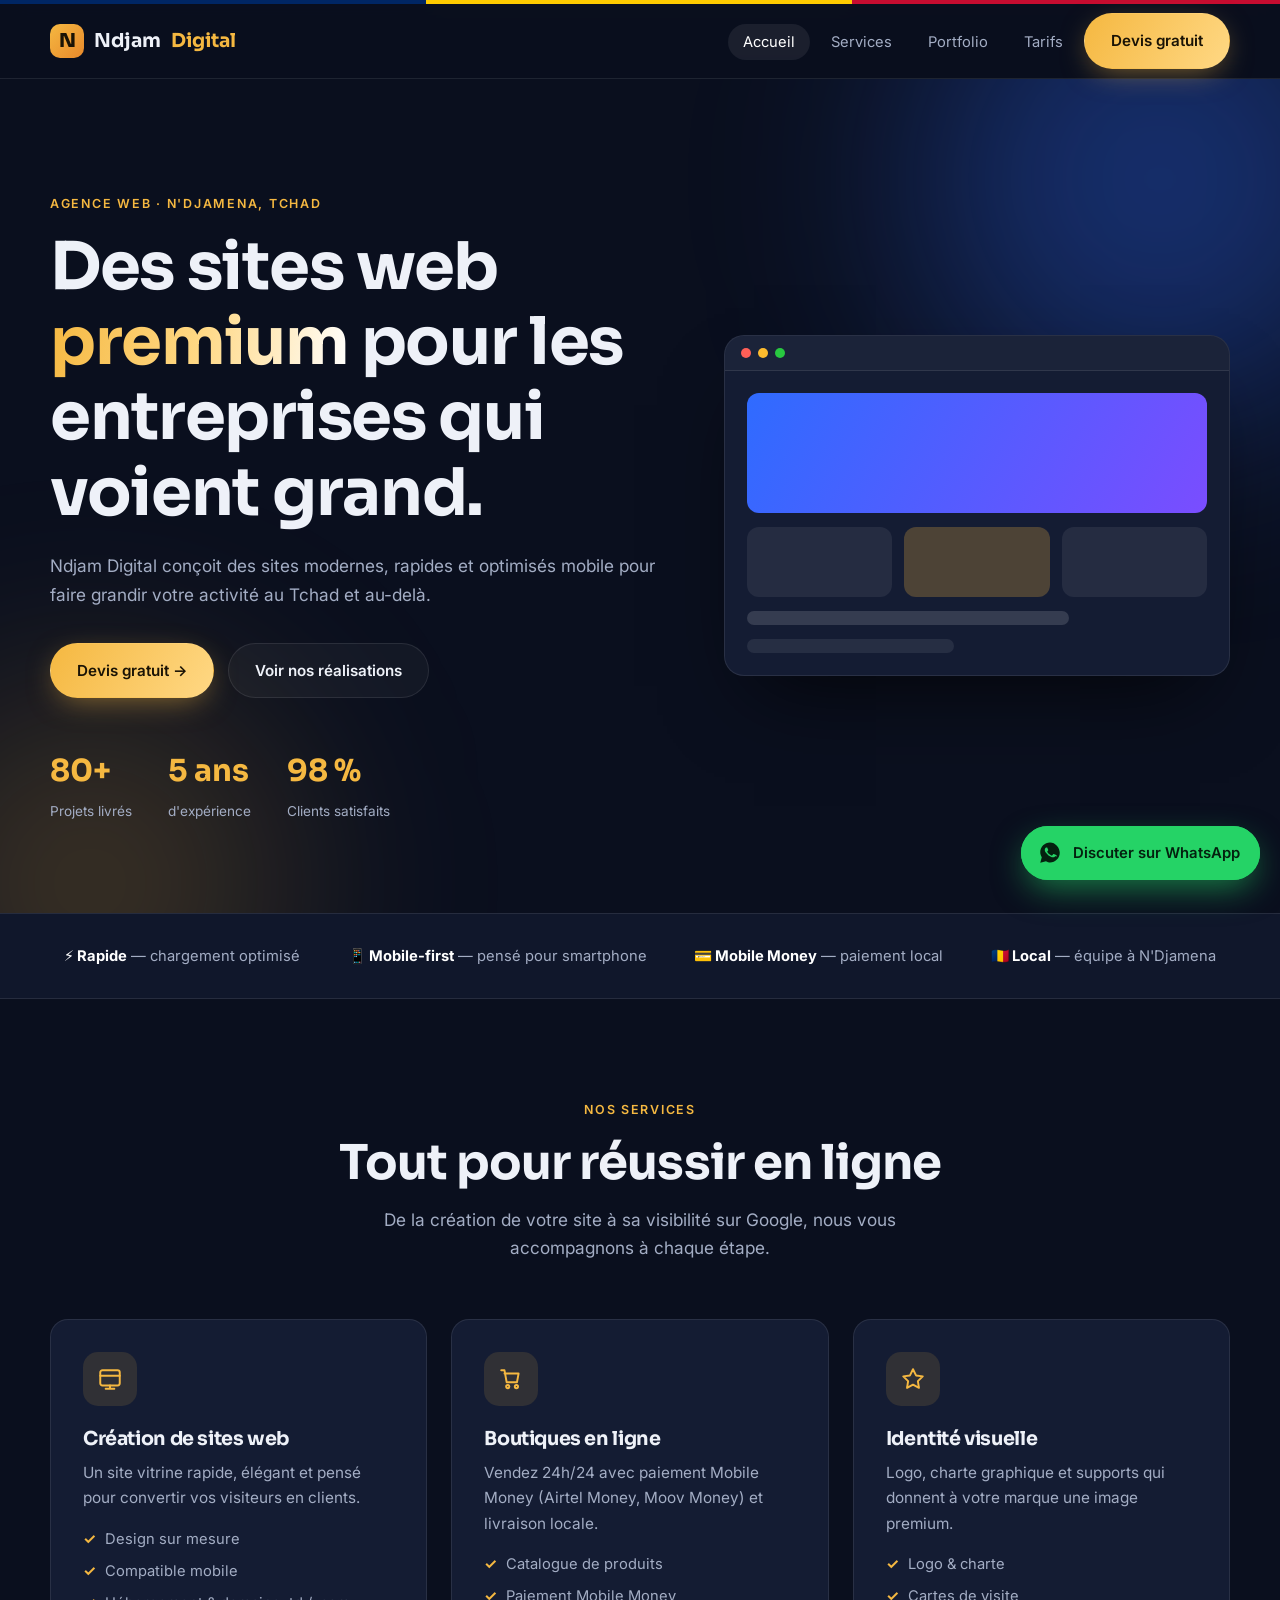
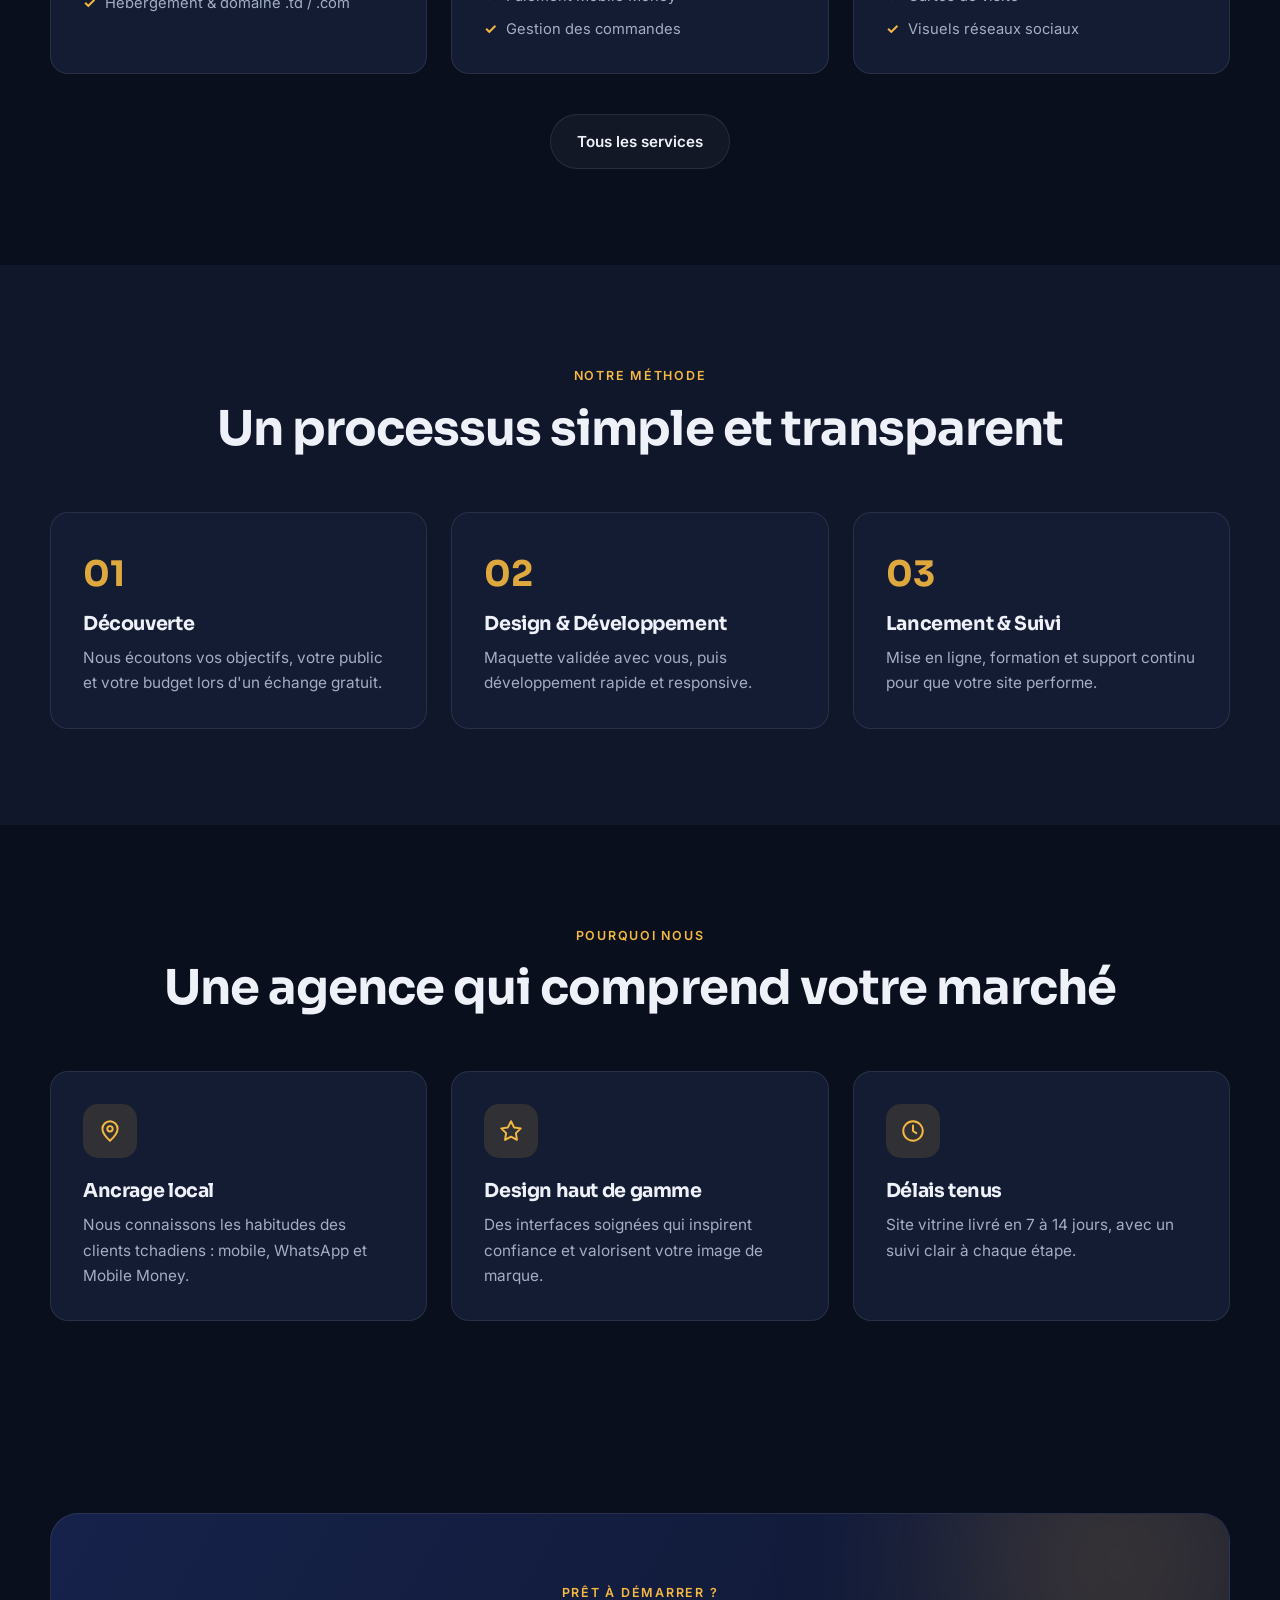
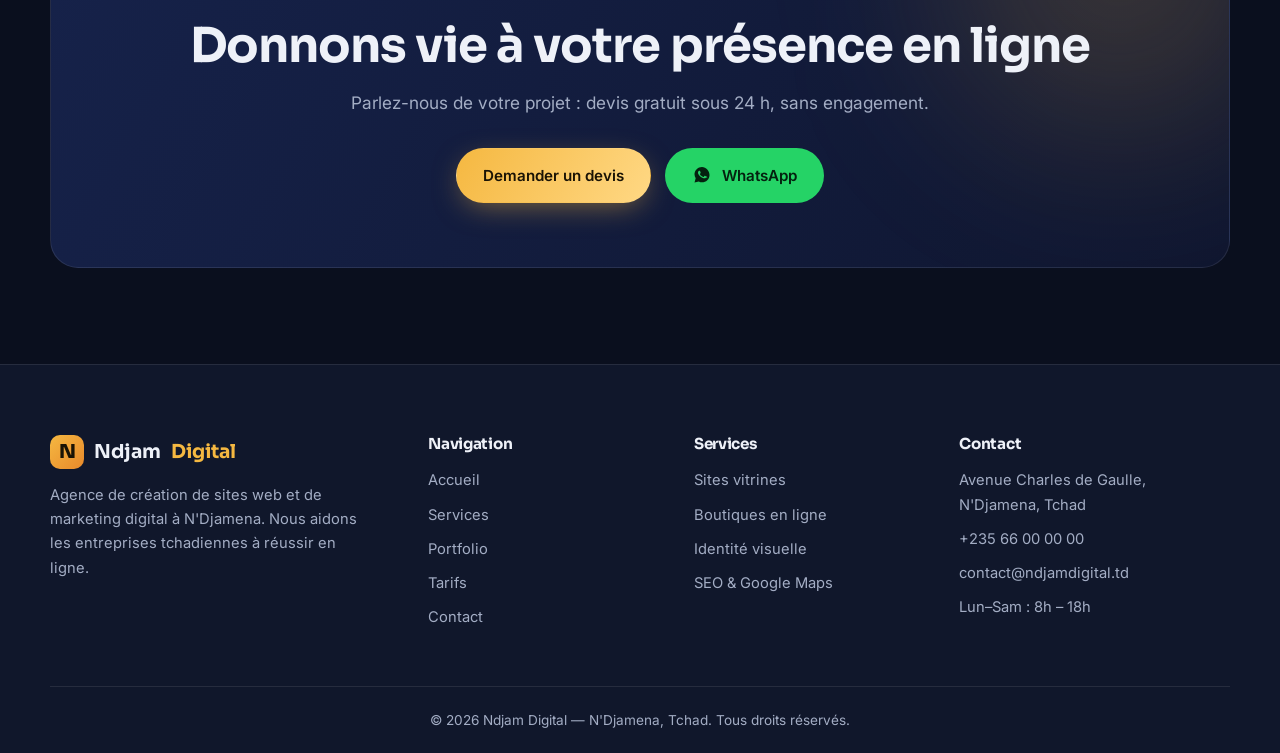
<file: index.html>
<!DOCTYPE html>
<html lang="fr">
<head>
<meta charset="utf-8">
<meta name="viewport" content="width=device-width,initial-scale=1">
<title>Ndjam Digital — Agence web à N'Djamena, Tchad</title>
<meta name="description" content="Agence de création de sites web premium à N'Djamena : sites vitrines, boutiques en ligne, SEO et identité visuelle. Devis gratuit.">
<meta name="theme-color" content="#0a0f1e">
<link rel="canonical" href="https://mhtahmat.github.io/Gaming-tricks-/">
<meta property="og:title" content="Ndjam Digital — Agence web à N'Djamena, Tchad"><meta property="og:description" content="Agence de création de sites web premium à N'Djamena : sites vitrines, boutiques en ligne, SEO et identité visuelle. Devis gratuit."><meta property="og:type" content="website"><meta property="og:locale" content="fr_FR">
<link rel="icon" href="data:image/svg+xml,%3Csvg xmlns='http://www.w3.org/2000/svg' viewBox='0 0 100 100'%3E%3Crect width='100' height='100' rx='24' fill='%23f5b841'/%3E%3Ctext x='50' y='70' font-size='62' font-weight='800' text-anchor='middle' font-family='sans-serif' fill='%231a1305'%3EN%3C/text%3E%3C/svg%3E">
<link rel="preconnect" href="https://fonts.googleapis.com"><link rel="preconnect" href="https://fonts.gstatic.com" crossorigin>
<link href="https://fonts.googleapis.com/css2?family=Inter:wght@400;500;600&family=Sora:wght@600;700;800&display=swap" rel="stylesheet">
<link rel="stylesheet" href="assets/style.css">
</head>
<body>
<div class="flagbar"></div>
<header><div class="wrap nav">
<a class="logo" href="index.html" aria-label="Ndjam Digital - accueil"><i>N</i>Ndjam <span>Digital</span></a>
<nav aria-label="Navigation principale"><button class="burger" aria-label="Menu" aria-expanded="false"><span></span><span></span><span></span></button><ul><li><a class="l on" href="index.html">Accueil</a></li><li><a class="l" href="services.html">Services</a></li><li><a class="l" href="portfolio.html">Portfolio</a></li><li><a class="l" href="tarifs.html">Tarifs</a></li><li><a class="btn btn-gold" href="contact.html">Devis gratuit</a></li></ul></nav>
</div></header>
<main>
<section class="hero"><div class="wrap"><div class="rv">
<span class="eyebrow">Agence web · N'Djamena, Tchad</span>
<h1>Des sites web <span class="grad">premium</span> pour les entreprises qui voient grand.</h1>
<p class="lead">Ndjam Digital conçoit des sites modernes, rapides et optimisés mobile pour faire grandir votre activité au Tchad et au-delà.</p>
<div class="cta"><a class="btn btn-gold" href="contact.html">Devis gratuit →</a><a class="btn btn-ghost" href="portfolio.html">Voir nos réalisations</a></div>
<div class="stats"><div><b>80+</b><span>Projets livrés</span></div><div><b>5 ans</b><span>d'expérience</span></div><div><b>98 %</b><span>Clients satisfaits</span></div></div>
</div>
<div class="mock float rv" aria-hidden="true"><div class="bar"><i></i><i></i><i></i></div><div class="scr">
<div style="height:120px;background:linear-gradient(120deg,#2f6bff,#7a4dff)"></div>
<div style="display:grid;grid-template-columns:repeat(3,1fr);gap:12px"><div style="height:70px;background:rgba(255,255,255,.07)"></div><div style="height:70px;background:rgba(245,184,65,.25)"></div><div style="height:70px;background:rgba(255,255,255,.07)"></div></div>
<div style="height:14px;width:70%;background:rgba(255,255,255,.14)"></div><div style="height:14px;width:45%;background:rgba(255,255,255,.08)"></div>
</div></div></div></section>
<div class="strip"><div class="wrap"><span><b>⚡ Rapide</b> — chargement optimisé</span><span><b>📱 Mobile-first</b> — pensé pour smartphone</span><span><b>💳 Mobile Money</b> — paiement local</span><span><b>🇹🇩 Local</b> — équipe à N'Djamena</span></div></div>
<section><div class="wrap"><div class="center rv"><span class="eyebrow">Nos services</span><h2 class="title">Tout pour réussir en ligne</h2><p class="lead">De la création de votre site à sa visibilité sur Google, nous vous accompagnons à chaque étape.</p></div>
<div class="grid g3"><article class="card rv"><div class="ico"><svg viewBox="0 0 24 24" fill="none" stroke="currentColor" stroke-width="1.8" stroke-linecap="round" stroke-linejoin="round" aria-hidden="true"><rect x="3" y="4" width="18" height="14" rx="2"/><path d="M3 9h18M8 21h8M12 18v3"/></svg></div><h3>Création de sites web</h3><p>Un site vitrine rapide, élégant et pensé pour convertir vos visiteurs en clients.</p><ul><li>Design sur mesure</li><li>Compatible mobile</li><li>Hébergement &amp; domaine .td / .com</li></ul></article><article class="card rv"><div class="ico"><svg viewBox="0 0 24 24" fill="none" stroke="currentColor" stroke-width="1.8" stroke-linecap="round" stroke-linejoin="round" aria-hidden="true"><path d="M6 7h13l-1.500 8H8L6 4H3"/><circle cx="9" cy="19" r="1.500"/><circle cx="17" cy="19" r="1.500"/></svg></div><h3>Boutiques en ligne</h3><p>Vendez 24h/24 avec paiement Mobile Money (Airtel Money, Moov Money) et livraison locale.</p><ul><li>Catalogue de produits</li><li>Paiement Mobile Money</li><li>Gestion des commandes</li></ul></article><article class="card rv"><div class="ico"><svg viewBox="0 0 24 24" fill="none" stroke="currentColor" stroke-width="1.8" stroke-linecap="round" stroke-linejoin="round" aria-hidden="true"><path d="M12 3l2.800 5.700 6.200.9-4.500 4.400 1 6.200L12 17.200 6.500 20.200l1-6.200L3 9.600l6.200-.9z"/></svg></div><h3>Identité visuelle</h3><p>Logo, charte graphique et supports qui donnent à votre marque une image premium.</p><ul><li>Logo &amp; charte</li><li>Cartes de visite</li><li>Visuels réseaux sociaux</li></ul></article></div><div class="center" style="margin-top:40px"><a class="btn btn-ghost" href="services.html">Tous les services</a></div></div></section>
<section style="background:var(--bg2)"><div class="wrap"><div class="center rv"><span class="eyebrow">Notre méthode</span><h2 class="title">Un processus simple et transparent</h2></div>
<div class="grid g3 steps">
<div class="card step rv"><h3>Découverte</h3><p>Nous écoutons vos objectifs, votre public et votre budget lors d'un échange gratuit.</p></div>
<div class="card step rv"><h3>Design &amp; Développement</h3><p>Maquette validée avec vous, puis développement rapide et responsive.</p></div>
<div class="card step rv"><h3>Lancement &amp; Suivi</h3><p>Mise en ligne, formation et support continu pour que votre site performe.</p></div>
</div></div></section>
<section><div class="wrap"><div class="center rv"><span class="eyebrow">Pourquoi nous</span><h2 class="title">Une agence qui comprend votre marché</h2></div>
<div class="grid g3">
<div class="card rv"><div class="ico"><svg viewBox="0 0 24 24" fill="none" stroke="currentColor" stroke-width="1.8" stroke-linecap="round" stroke-linejoin="round" aria-hidden="true"><path d="M12 21s7-6.100 7-11a7 7 0 10-14 0c0 4.900 7 11 7 11z"/><circle cx="12" cy="10" r="2.500"/></svg></div><h3>Ancrage local</h3><p>Nous connaissons les habitudes des clients tchadiens : mobile, WhatsApp et Mobile Money.</p></div>
<div class="card rv"><div class="ico"><svg viewBox="0 0 24 24" fill="none" stroke="currentColor" stroke-width="1.8" stroke-linecap="round" stroke-linejoin="round" aria-hidden="true"><path d="M12 3l2.800 5.700 6.200.9-4.500 4.400 1 6.200L12 17.200 6.500 20.200l1-6.200L3 9.600l6.200-.9z"/></svg></div><h3>Design haut de gamme</h3><p>Des interfaces soignées qui inspirent confiance et valorisent votre image de marque.</p></div>
<div class="card rv"><div class="ico"><svg viewBox="0 0 24 24" fill="none" stroke="currentColor" stroke-width="1.8" stroke-linecap="round" stroke-linejoin="round" aria-hidden="true"><circle cx="12" cy="12" r="9"/><path d="M12 7v5l3 2"/></svg></div><h3>Délais tenus</h3><p>Site vitrine livré en 7 à 14 jours, avec un suivi clair à chaque étape.</p></div>
</div></div></section>
<section><div class="wrap"><div class="band rv"><span class="eyebrow">Prêt à démarrer ?</span><h2 class="title">Donnons vie à votre présence en ligne</h2><p class="lead" style="margin-inline:auto">Parlez-nous de votre projet : devis gratuit sous 24 h, sans engagement.</p><div class="cta"><a class="btn btn-gold" href="contact.html">Demander un devis</a><a class="btn btn-wa" href="https://wa.me/23566000000" target="_blank" rel="noopener"><svg width="20" height="20" viewBox="0 0 32 32" fill="currentColor" aria-hidden="true"><path d="M16 3C9.4 3 4 8.3 4 14.9c0 2.3.7 4.5 1.9 6.3L4 28l7-1.8c1.7.9 3.9 1.5 5 1.5 6.6 0 12-5.300 12-11.900S22.600 3 16 3zm6.800 16.600c-.3.800-1.700 1.500-2.300 1.600-.6.100-1.300.100-2.100-.100-.5-.200-1.100-.400-1.900-.800-3.300-1.400-5.400-4.700-5.600-4.900-.2-.200-1.300-1.700-1.300-3.200s.8-2.300 1.100-2.600c.3-.3.600-.4.800-.4h.6c.2 0 .5-.1.700.5.300.600.900 2.100 1 2.300.1.200.1.400 0 .6-.1.200-.2.400-.4.600l-.5.700c-.2.200-.4.400-.2.800.2.400 1 1.600 2.100 2.600 1.400 1.200 2.600 1.600 3 1.800.4.200.6.200.8-.1.200-.3 1-1.200 1.300-1.600.3-.4.500-.3.900-.2.400.2 2.300 1.100 2.700 1.300.4.200.6.300.7.500.1.200.1.900-.2 1.700z"/></svg>WhatsApp</a></div></div></div></section>
</main>
<footer><div class="wrap">
<div class="fgrid">
<div><a class="logo" href="index.html"><i>N</i>Ndjam <span>Digital</span></a><p>Agence de création de sites web et de marketing digital à N'Djamena. Nous aidons les entreprises tchadiennes à réussir en ligne.</p></div>
<div><h4>Navigation</h4><ul><li><a href="index.html">Accueil</a></li><li><a href="services.html">Services</a></li><li><a href="portfolio.html">Portfolio</a></li><li><a href="tarifs.html">Tarifs</a></li><li><a href="contact.html">Contact</a></li></ul></div>
<div><h4>Services</h4><ul><li>Sites vitrines</li><li>Boutiques en ligne</li><li>Identité visuelle</li><li>SEO &amp; Google Maps</li></ul></div>
<div><h4>Contact</h4><ul><li>Avenue Charles de Gaulle, N'Djamena, Tchad</li><li><a href="tel:+23566000000">+235 66 00 00 00</a></li><li><a href="mailto:contact@ndjamdigital.td">contact@ndjamdigital.td</a></li><li>Lun–Sam : 8h – 18h</li></ul></div>
</div>
<div class="copy">© <span id="y">2026</span> Ndjam Digital — N'Djamena, Tchad. Tous droits réservés.</div>
</div></footer>
<a class="wa" href="https://wa.me/23566000000?text=Bonjour%20Ndjam%20Digital%2C%20je%20souhaite%20un%20devis%20pour%20mon%20site%20web." target="_blank" rel="noopener" aria-label="Discuter sur WhatsApp"><svg viewBox="0 0 32 32" fill="currentColor" aria-hidden="true"><path d="M16 3C9.4 3 4 8.3 4 14.9c0 2.3.7 4.5 1.9 6.3L4 28l7-1.8c1.7.9 3.9 1.5 5 1.5 6.6 0 12-5.300 12-11.900S22.600 3 16 3zm6.800 16.600c-.3.800-1.700 1.500-2.300 1.600-.6.100-1.300.100-2.100-.100-.5-.200-1.100-.400-1.900-.800-3.300-1.400-5.400-4.700-5.600-4.900-.2-.200-1.300-1.700-1.300-3.200s.8-2.300 1.100-2.600c.3-.3.600-.4.800-.4h.6c.2 0 .5-.1.700.5.300.600.900 2.100 1 2.300.1.200.1.400 0 .6-.1.200-.2.400-.4.600l-.5.700c-.2.200-.4.400-.2.800.2.400 1 1.600 2.100 2.600 1.400 1.200 2.600 1.600 3 1.800.4.200.6.200.8-.1.200-.3 1-1.200 1.300-1.600.3-.4.500-.3.900-.2.400.2 2.300 1.100 2.700 1.300.4.200.6.300.7.500.1.200.1.900-.2 1.700z"/></svg><span>Discuter sur WhatsApp</span></a>
<script src="assets/script.js"></script>
<script>document.getElementById('y').textContent=new Date().getFullYear()</script>
</body>
</html>
</file>
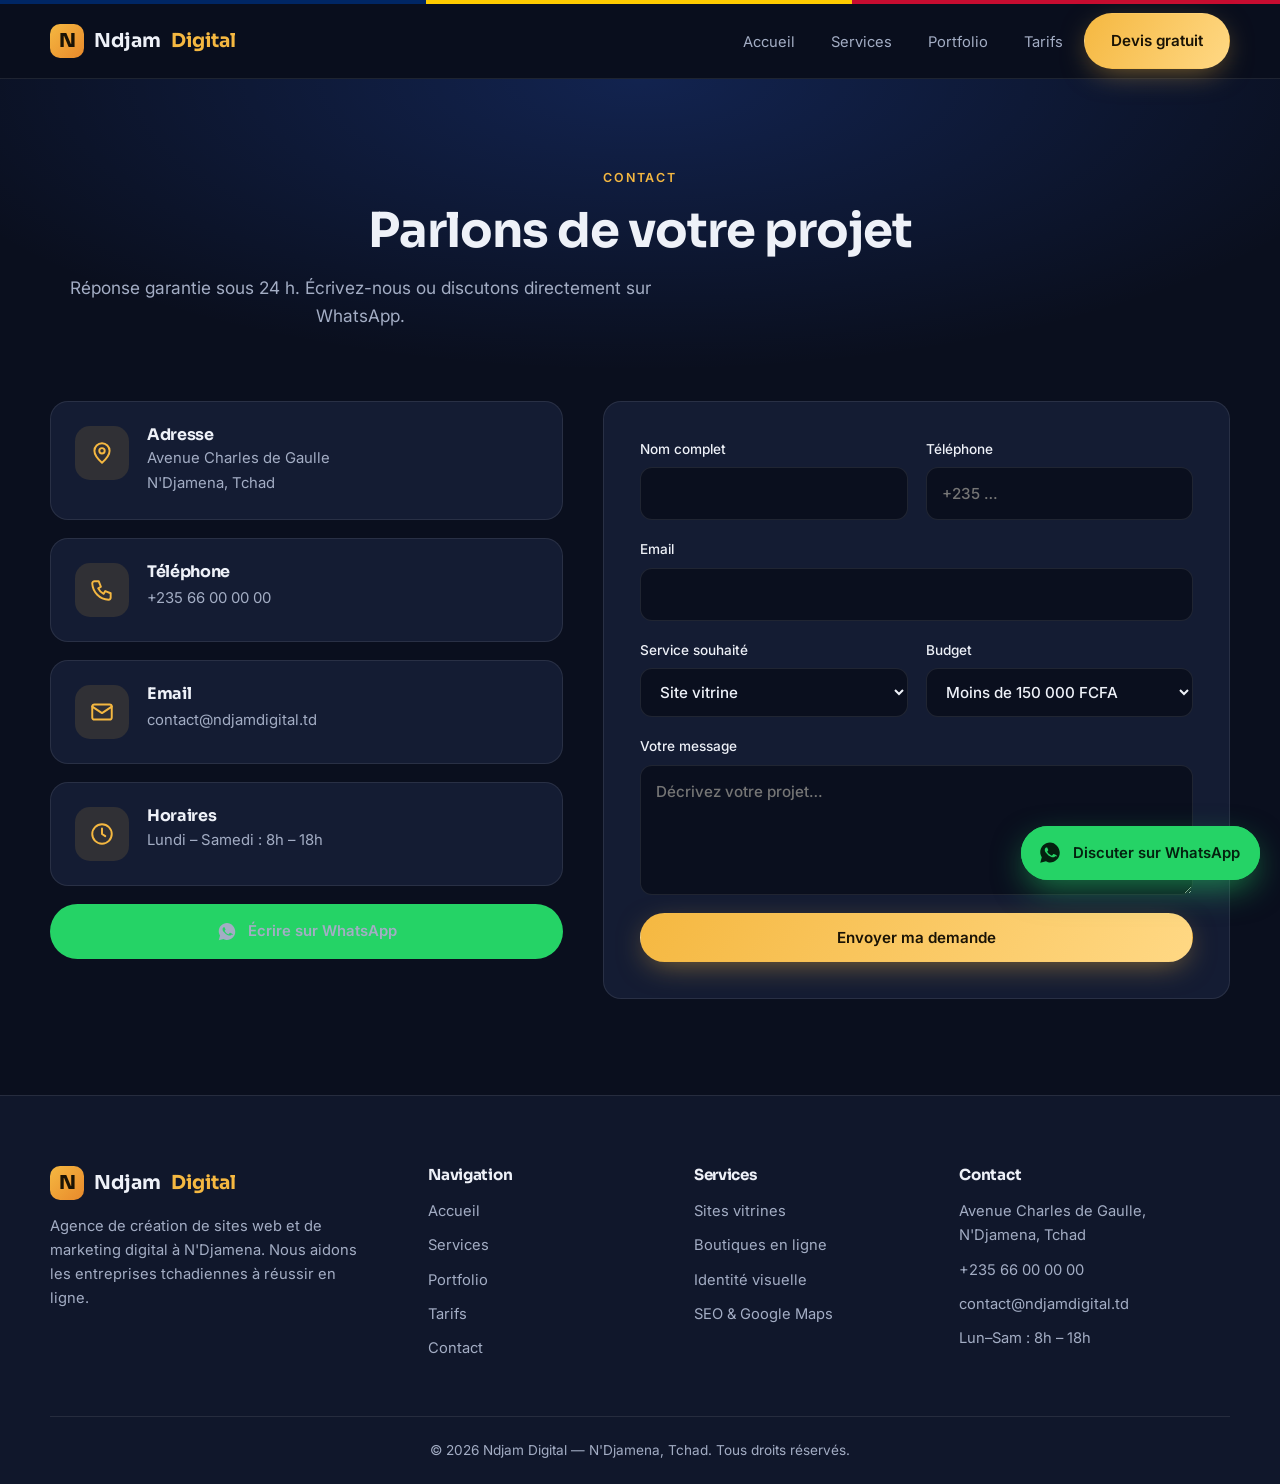
<file: contact.html>
<!DOCTYPE html>
<html lang="fr">
<head>
<meta charset="utf-8">
<meta name="viewport" content="width=device-width,initial-scale=1">
<title>Contact — Ndjam Digital, agence web N'Djamena</title>
<meta name="description" content="Contactez Ndjam Digital à N'Djamena pour un devis gratuit : formulaire, téléphone, email ou WhatsApp.">
<meta name="theme-color" content="#0a0f1e">
<link rel="canonical" href="https://mhtahmat.github.io/Gaming-tricks-/contact.html">
<meta property="og:title" content="Contact — Ndjam Digital, agence web N'Djamena"><meta property="og:description" content="Contactez Ndjam Digital à N'Djamena pour un devis gratuit : formulaire, téléphone, email ou WhatsApp."><meta property="og:type" content="website"><meta property="og:locale" content="fr_FR">
<link rel="icon" href="data:image/svg+xml,%3Csvg xmlns='http://www.w3.org/2000/svg' viewBox='0 0 100 100'%3E%3Crect width='100' height='100' rx='24' fill='%23f5b841'/%3E%3Ctext x='50' y='70' font-size='62' font-weight='800' text-anchor='middle' font-family='sans-serif' fill='%231a1305'%3EN%3C/text%3E%3C/svg%3E">
<link rel="preconnect" href="https://fonts.googleapis.com"><link rel="preconnect" href="https://fonts.gstatic.com" crossorigin>
<link href="https://fonts.googleapis.com/css2?family=Inter:wght@400;500;600&family=Sora:wght@600;700;800&display=swap" rel="stylesheet">
<link rel="stylesheet" href="assets/style.css">
</head>
<body>
<div class="flagbar"></div>
<header><div class="wrap nav">
<a class="logo" href="index.html" aria-label="Ndjam Digital - accueil"><i>N</i>Ndjam <span>Digital</span></a>
<nav aria-label="Navigation principale"><button class="burger" aria-label="Menu" aria-expanded="false"><span></span><span></span><span></span></button><ul><li><a class="l" href="index.html">Accueil</a></li><li><a class="l" href="services.html">Services</a></li><li><a class="l" href="portfolio.html">Portfolio</a></li><li><a class="l" href="tarifs.html">Tarifs</a></li><li><a class="btn btn-gold" href="contact.html">Devis gratuit</a></li></ul></nav>
</div></header>
<main>
<section class="phead"><div class="wrap rv"><span class="eyebrow">Contact</span><h1 class="title">Parlons de votre projet</h1><p class="lead">Réponse garantie sous 24 h. Écrivez-nous ou discutons directement sur WhatsApp.</p></div></section><section style="padding-top:30px"><div class="wrap cgrid">
<div class="info rv">
<div class="card"><div class="ico"><svg viewBox="0 0 24 24" fill="none" stroke="currentColor" stroke-width="1.8" stroke-linecap="round" stroke-linejoin="round" aria-hidden="true"><path d="M12 21s7-6.100 7-11a7 7 0 10-14 0c0 4.900 7 11 7 11z"/><circle cx="12" cy="10" r="2.500"/></svg></div><div><h4>Adresse</h4><p>Avenue Charles de Gaulle<br>N'Djamena, Tchad</p></div></div>
<div class="card"><div class="ico"><svg viewBox="0 0 24 24" fill="none" stroke="currentColor" stroke-width="1.8" stroke-linecap="round" stroke-linejoin="round" aria-hidden="true"><path d="M5 4h4l2 5-2.500 1.500a11 11 0 005 5L15 13l5 2v4a2 2 0 01-2 2A16 16 0 013 6a2 2 0 012-2z"/></svg></div><div><h4>Téléphone</h4><a href="tel:+23566000000">+235 66 00 00 00</a></div></div>
<div class="card"><div class="ico"><svg viewBox="0 0 24 24" fill="none" stroke="currentColor" stroke-width="1.8" stroke-linecap="round" stroke-linejoin="round" aria-hidden="true"><rect x="3" y="5" width="18" height="14" rx="2"/><path d="M3 7l9 6 9-6"/></svg></div><div><h4>Email</h4><a href="mailto:contact@ndjamdigital.td">contact@ndjamdigital.td</a></div></div>
<div class="card"><div class="ico"><svg viewBox="0 0 24 24" fill="none" stroke="currentColor" stroke-width="1.8" stroke-linecap="round" stroke-linejoin="round" aria-hidden="true"><circle cx="12" cy="12" r="9"/><path d="M12 7v5l3 2"/></svg></div><div><h4>Horaires</h4><p>Lundi – Samedi : 8h – 18h</p></div></div>
<a class="btn btn-wa" style="justify-content:center" href="https://wa.me/23566000000" target="_blank" rel="noopener"><svg width="22" height="22" viewBox="0 0 32 32" fill="currentColor" aria-hidden="true"><path d="M16 3C9.4 3 4 8.3 4 14.9c0 2.3.7 4.5 1.9 6.3L4 28l7-1.8c1.7.9 3.9 1.5 5 1.5 6.6 0 12-5.300 12-11.900S22.600 3 16 3zm6.800 16.600c-.3.800-1.700 1.500-2.300 1.600-.6.100-1.300.100-2.100-.100-.5-.200-1.100-.400-1.900-.800-3.300-1.400-5.400-4.700-5.600-4.900-.2-.200-1.300-1.700-1.300-3.200s.8-2.300 1.100-2.600c.3-.3.600-.4.800-.4h.6c.2 0 .5-.1.700.5.300.600.900 2.100 1 2.300.1.200.1.400 0 .6-.1.200-.2.400-.4.600l-.5.700c-.2.200-.4.400-.2.800.2.400 1 1.600 2.100 2.600 1.400 1.200 2.600 1.600 3 1.800.4.200.6.200.8-.1.200-.3 1-1.200 1.300-1.600.3-.4.500-.3.900-.2.400.2 2.300 1.100 2.700 1.300.4.200.6.300.7.500.1.200.1.900-.2 1.700z"/></svg>Écrire sur WhatsApp</a>
</div>
<form id="contact-form" class="rv" autocomplete="on">
<div class="row"><label>Nom complet<input name="nom" required autocomplete="name"></label><label>Téléphone<input name="tel" type="tel" required autocomplete="tel" placeholder="+235 …"></label></div>
<label>Email<input name="email" type="email" required autocomplete="email"></label>
<div class="row"><label>Service souhaité<select name="service"><option>Site vitrine</option><option>Essentiel</option><option>Business</option><option>Premium</option><option>Boutique en ligne</option><option>Identité visuelle</option><option>SEO</option><option>Autre</option></select></label>
<label>Budget<select name="budget"><option>Moins de 150 000 FCFA</option><option>150 000 – 350 000 FCFA</option><option>350 000 – 750 000 FCFA</option><option>Plus de 750 000 FCFA</option></select></label></div>
<label>Votre message<textarea name="message" required placeholder="Décrivez votre projet…"></textarea></label>
<input class="hp" name="website" tabindex="-1" autocomplete="off" aria-hidden="true">
<button class="btn btn-gold" type="submit" style="justify-content:center">Envoyer ma demande</button>
<div class="ok" id="ok" role="status">Merci ! WhatsApp s'ouvre avec votre message pré-rempli : appuyez sur « Envoyer » pour finaliser.</div>
</form></div></section>
</main>
<footer><div class="wrap">
<div class="fgrid">
<div><a class="logo" href="index.html"><i>N</i>Ndjam <span>Digital</span></a><p>Agence de création de sites web et de marketing digital à N'Djamena. Nous aidons les entreprises tchadiennes à réussir en ligne.</p></div>
<div><h4>Navigation</h4><ul><li><a href="index.html">Accueil</a></li><li><a href="services.html">Services</a></li><li><a href="portfolio.html">Portfolio</a></li><li><a href="tarifs.html">Tarifs</a></li><li><a href="contact.html">Contact</a></li></ul></div>
<div><h4>Services</h4><ul><li>Sites vitrines</li><li>Boutiques en ligne</li><li>Identité visuelle</li><li>SEO &amp; Google Maps</li></ul></div>
<div><h4>Contact</h4><ul><li>Avenue Charles de Gaulle, N'Djamena, Tchad</li><li><a href="tel:+23566000000">+235 66 00 00 00</a></li><li><a href="mailto:contact@ndjamdigital.td">contact@ndjamdigital.td</a></li><li>Lun–Sam : 8h – 18h</li></ul></div>
</div>
<div class="copy">© <span id="y">2026</span> Ndjam Digital — N'Djamena, Tchad. Tous droits réservés.</div>
</div></footer>
<a class="wa" href="https://wa.me/23566000000?text=Bonjour%20Ndjam%20Digital%2C%20je%20souhaite%20un%20devis%20pour%20mon%20site%20web." target="_blank" rel="noopener" aria-label="Discuter sur WhatsApp"><svg viewBox="0 0 32 32" fill="currentColor" aria-hidden="true"><path d="M16 3C9.4 3 4 8.3 4 14.9c0 2.3.7 4.5 1.9 6.3L4 28l7-1.8c1.7.9 3.9 1.5 5 1.5 6.6 0 12-5.300 12-11.900S22.600 3 16 3zm6.800 16.600c-.3.800-1.700 1.500-2.300 1.600-.6.100-1.300.100-2.100-.100-.5-.200-1.100-.400-1.900-.800-3.300-1.400-5.400-4.700-5.600-4.900-.2-.200-1.300-1.700-1.300-3.200s.8-2.300 1.100-2.600c.3-.3.600-.4.800-.4h.6c.2 0 .5-.1.700.5.300.600.900 2.100 1 2.300.1.200.1.400 0 .6-.1.200-.2.400-.4.600l-.5.700c-.2.200-.4.400-.2.800.2.400 1 1.600 2.100 2.600 1.400 1.200 2.600 1.600 3 1.800.4.200.6.200.8-.1.200-.3 1-1.200 1.300-1.600.3-.4.500-.3.900-.2.400.2 2.300 1.100 2.700 1.300.4.200.6.300.7.500.1.200.1.900-.2 1.700z"/></svg><span>Discuter sur WhatsApp</span></a>
<script src="assets/script.js"></script>
<script>document.getElementById('y').textContent=new Date().getFullYear()</script>
</body>
</html>
</file>
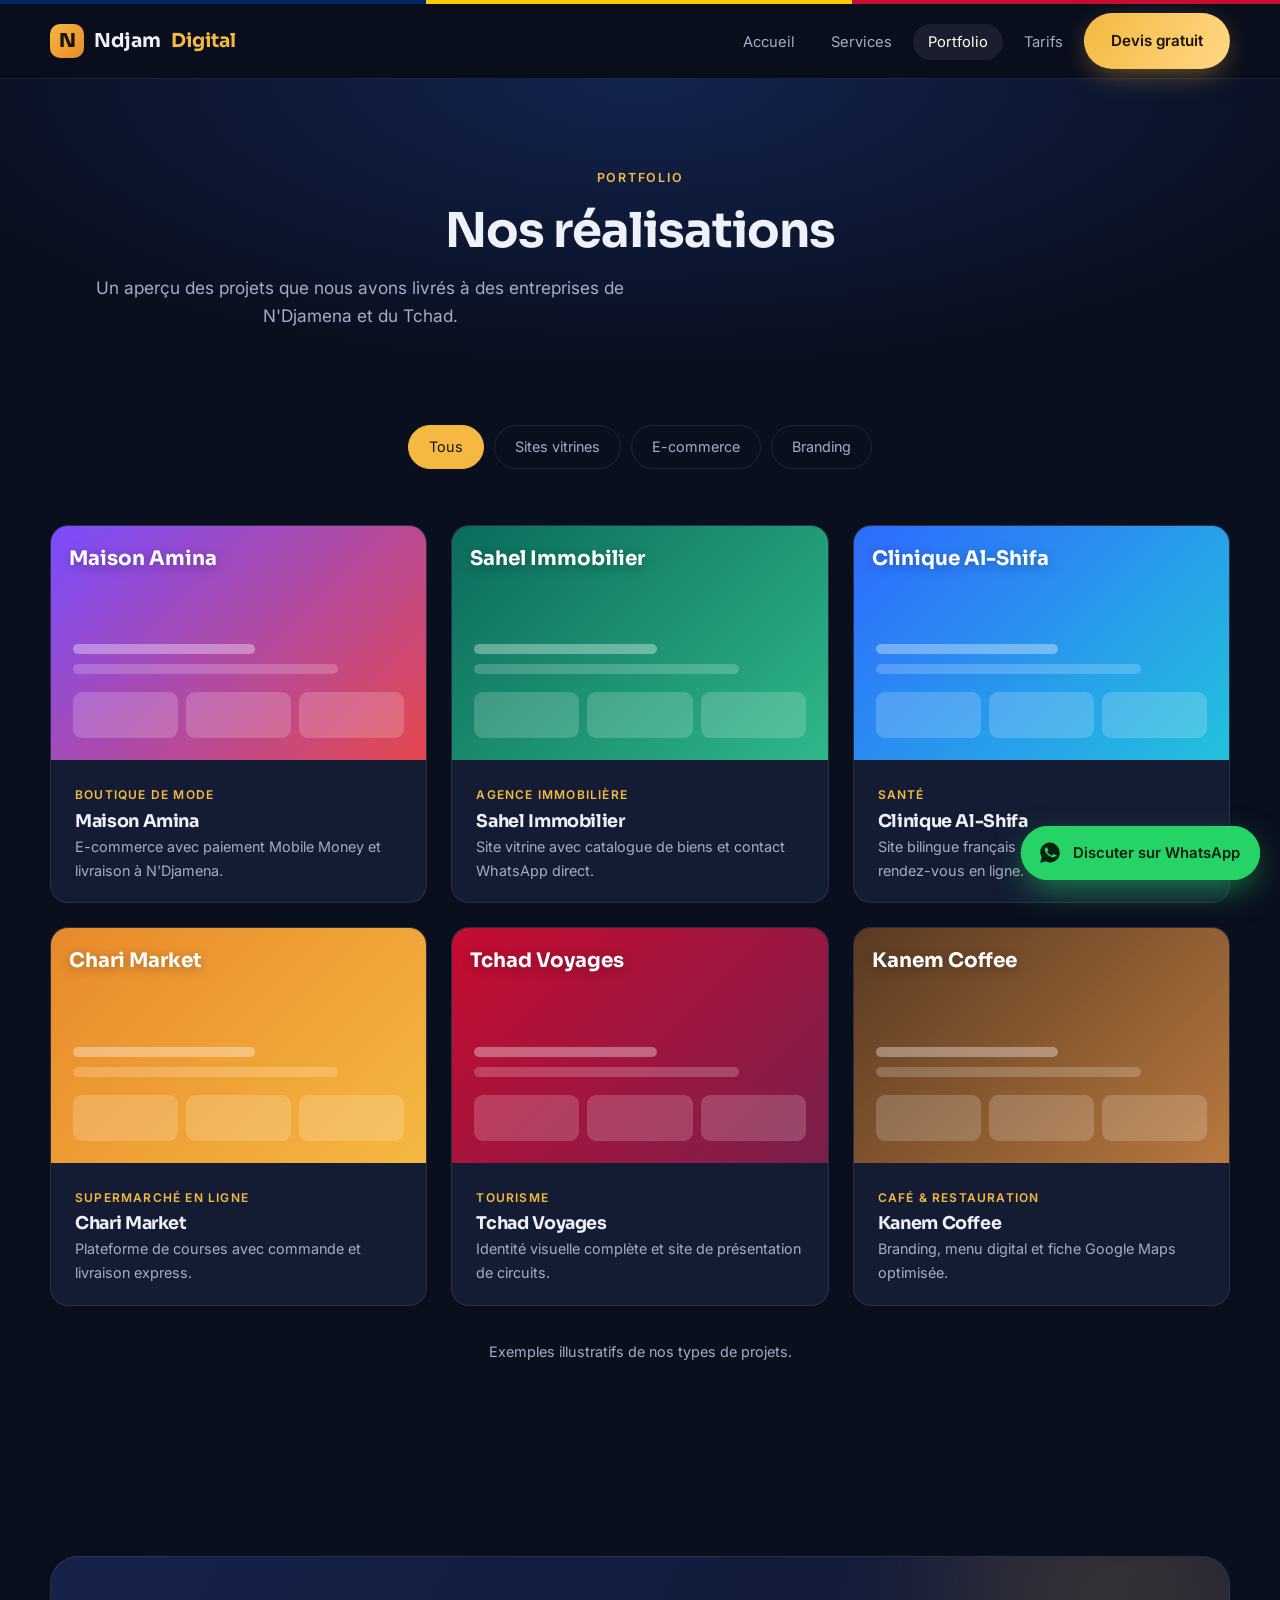
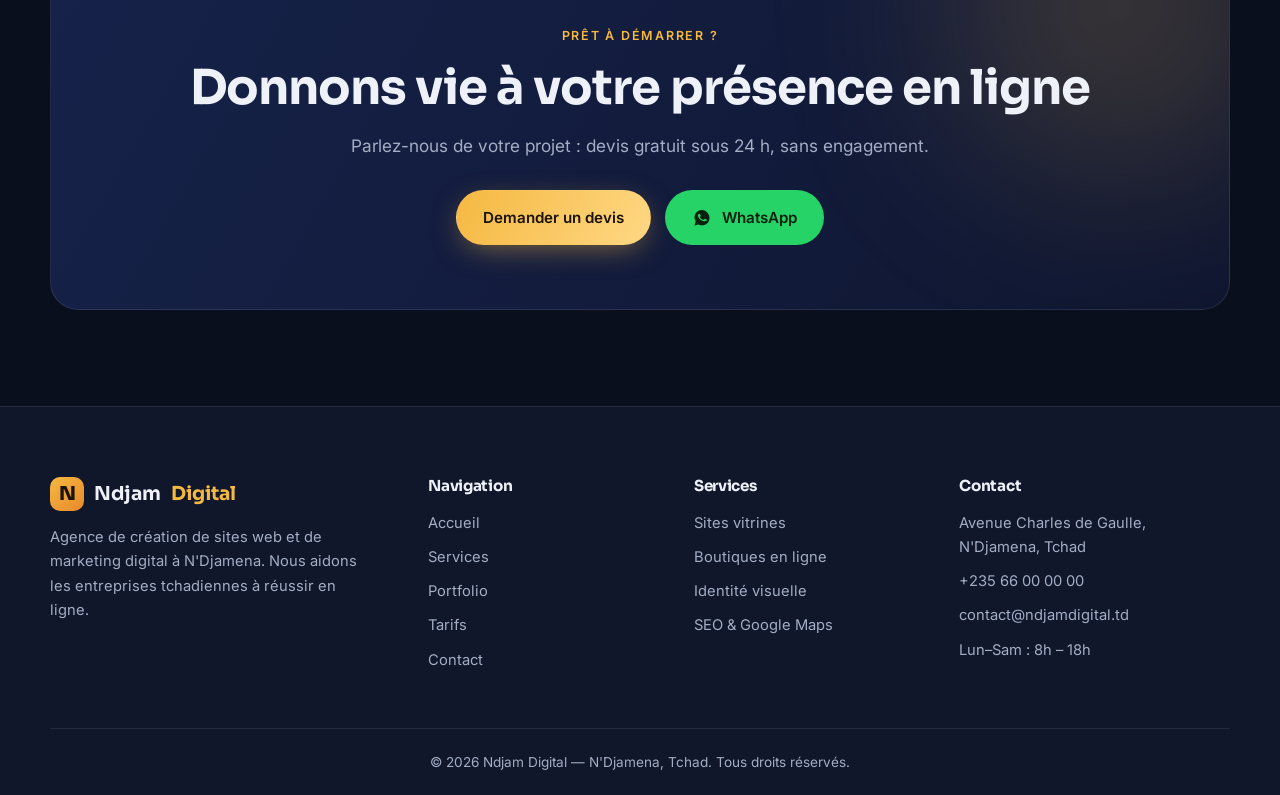
<file: portfolio.html>
<!DOCTYPE html>
<html lang="fr">
<head>
<meta charset="utf-8">
<meta name="viewport" content="width=device-width,initial-scale=1">
<title>Portfolio — Ndjam Digital, agence web N'Djamena</title>
<meta name="description" content="Découvrez nos réalisations : sites vitrines, boutiques en ligne et identités visuelles pour des entreprises tchadiennes.">
<meta name="theme-color" content="#0a0f1e">
<link rel="canonical" href="https://mhtahmat.github.io/Gaming-tricks-/portfolio.html">
<meta property="og:title" content="Portfolio — Ndjam Digital, agence web N'Djamena"><meta property="og:description" content="Découvrez nos réalisations : sites vitrines, boutiques en ligne et identités visuelles pour des entreprises tchadiennes."><meta property="og:type" content="website"><meta property="og:locale" content="fr_FR">
<link rel="icon" href="data:image/svg+xml,%3Csvg xmlns='http://www.w3.org/2000/svg' viewBox='0 0 100 100'%3E%3Crect width='100' height='100' rx='24' fill='%23f5b841'/%3E%3Ctext x='50' y='70' font-size='62' font-weight='800' text-anchor='middle' font-family='sans-serif' fill='%231a1305'%3EN%3C/text%3E%3C/svg%3E">
<link rel="preconnect" href="https://fonts.googleapis.com"><link rel="preconnect" href="https://fonts.gstatic.com" crossorigin>
<link href="https://fonts.googleapis.com/css2?family=Inter:wght@400;500;600&family=Sora:wght@600;700;800&display=swap" rel="stylesheet">
<link rel="stylesheet" href="assets/style.css">
</head>
<body>
<div class="flagbar"></div>
<header><div class="wrap nav">
<a class="logo" href="index.html" aria-label="Ndjam Digital - accueil"><i>N</i>Ndjam <span>Digital</span></a>
<nav aria-label="Navigation principale"><button class="burger" aria-label="Menu" aria-expanded="false"><span></span><span></span><span></span></button><ul><li><a class="l" href="index.html">Accueil</a></li><li><a class="l" href="services.html">Services</a></li><li><a class="l on" href="portfolio.html">Portfolio</a></li><li><a class="l" href="tarifs.html">Tarifs</a></li><li><a class="btn btn-gold" href="contact.html">Devis gratuit</a></li></ul></nav>
</div></header>
<main>
<section class="phead"><div class="wrap rv"><span class="eyebrow">Portfolio</span><h1 class="title">Nos réalisations</h1><p class="lead">Un aperçu des projets que nous avons livrés à des entreprises de N'Djamena et du Tchad.</p></div></section><section style="padding-top:20px"><div class="wrap"><div class="filters"><button class="on" data-f="all">Tous</button><button data-f="Vitrine">Sites vitrines</button><button data-f="Commerce">E-commerce</button><button data-f="Marque">Branding</button></div>
<div class="grid g3"><article class="work rv" data-c="Commerce"><div class="th" style="background:linear-gradient(135deg,#7a4dff,#e5484d)"><em>Maison Amina</em><div class="b s"></div><div class="b m"></div><div class="blk"><i></i><i></i><i></i></div></div><div class="in"><small>Boutique de mode</small><h3>Maison Amina</h3><p>E-commerce avec paiement Mobile Money et livraison à N'Djamena.</p></div></article><article class="work rv" data-c="Vitrine"><div class="th" style="background:linear-gradient(135deg,#0b6b5c,#2fb88a)"><em>Sahel Immobilier</em><div class="b s"></div><div class="b m"></div><div class="blk"><i></i><i></i><i></i></div></div><div class="in"><small>Agence immobilière</small><h3>Sahel Immobilier</h3><p>Site vitrine avec catalogue de biens et contact WhatsApp direct.</p></div></article><article class="work rv" data-c="Vitrine"><div class="th" style="background:linear-gradient(135deg,#2f6bff,#22c1dc)"><em>Clinique Al-Shifa</em><div class="b s"></div><div class="b m"></div><div class="blk"><i></i><i></i><i></i></div></div><div class="in"><small>Santé</small><h3>Clinique Al-Shifa</h3><p>Site bilingue français / arabe avec prise de rendez-vous en ligne.</p></div></article><article class="work rv" data-c="Commerce"><div class="th" style="background:linear-gradient(135deg,#e8892b,#f5b841)"><em>Chari Market</em><div class="b s"></div><div class="b m"></div><div class="blk"><i></i><i></i><i></i></div></div><div class="in"><small>Supermarché en ligne</small><h3>Chari Market</h3><p>Plateforme de courses avec commande et livraison express.</p></div></article><article class="work rv" data-c="Marque"><div class="th" style="background:linear-gradient(135deg,#c60c30,#7a1f4d)"><em>Tchad Voyages</em><div class="b s"></div><div class="b m"></div><div class="blk"><i></i><i></i><i></i></div></div><div class="in"><small>Tourisme</small><h3>Tchad Voyages</h3><p>Identité visuelle complète et site de présentation de circuits.</p></div></article><article class="work rv" data-c="Marque"><div class="th" style="background:linear-gradient(135deg,#5a3a22,#b8793f)"><em>Kanem Coffee</em><div class="b s"></div><div class="b m"></div><div class="blk"><i></i><i></i><i></i></div></div><div class="in"><small>Café &amp; restauration</small><h3>Kanem Coffee</h3><p>Branding, menu digital et fiche Google Maps optimisée.</p></div></article></div><p class="note">Exemples illustratifs de nos types de projets.</p></div></section><section><div class="wrap"><div class="band rv"><span class="eyebrow">Prêt à démarrer ?</span><h2 class="title">Donnons vie à votre présence en ligne</h2><p class="lead" style="margin-inline:auto">Parlez-nous de votre projet : devis gratuit sous 24 h, sans engagement.</p><div class="cta"><a class="btn btn-gold" href="contact.html">Demander un devis</a><a class="btn btn-wa" href="https://wa.me/23566000000" target="_blank" rel="noopener"><svg width="20" height="20" viewBox="0 0 32 32" fill="currentColor" aria-hidden="true"><path d="M16 3C9.4 3 4 8.3 4 14.9c0 2.3.7 4.5 1.9 6.3L4 28l7-1.8c1.7.9 3.9 1.5 5 1.5 6.6 0 12-5.300 12-11.900S22.600 3 16 3zm6.800 16.600c-.3.800-1.700 1.500-2.300 1.600-.6.100-1.300.100-2.100-.100-.5-.200-1.100-.400-1.900-.800-3.300-1.400-5.400-4.700-5.600-4.900-.2-.200-1.300-1.700-1.300-3.200s.8-2.300 1.100-2.600c.3-.3.600-.4.800-.4h.6c.2 0 .5-.1.700.5.300.600.900 2.100 1 2.300.1.200.1.400 0 .6-.1.200-.2.400-.4.600l-.5.700c-.2.200-.4.400-.2.800.2.400 1 1.600 2.100 2.600 1.400 1.200 2.600 1.600 3 1.800.4.200.6.200.8-.1.200-.3 1-1.200 1.300-1.600.3-.4.500-.3.900-.2.400.2 2.300 1.100 2.700 1.300.4.200.6.300.7.500.1.200.1.900-.2 1.700z"/></svg>WhatsApp</a></div></div></div></section>
</main>
<footer><div class="wrap">
<div class="fgrid">
<div><a class="logo" href="index.html"><i>N</i>Ndjam <span>Digital</span></a><p>Agence de création de sites web et de marketing digital à N'Djamena. Nous aidons les entreprises tchadiennes à réussir en ligne.</p></div>
<div><h4>Navigation</h4><ul><li><a href="index.html">Accueil</a></li><li><a href="services.html">Services</a></li><li><a href="portfolio.html">Portfolio</a></li><li><a href="tarifs.html">Tarifs</a></li><li><a href="contact.html">Contact</a></li></ul></div>
<div><h4>Services</h4><ul><li>Sites vitrines</li><li>Boutiques en ligne</li><li>Identité visuelle</li><li>SEO &amp; Google Maps</li></ul></div>
<div><h4>Contact</h4><ul><li>Avenue Charles de Gaulle, N'Djamena, Tchad</li><li><a href="tel:+23566000000">+235 66 00 00 00</a></li><li><a href="mailto:contact@ndjamdigital.td">contact@ndjamdigital.td</a></li><li>Lun–Sam : 8h – 18h</li></ul></div>
</div>
<div class="copy">© <span id="y">2026</span> Ndjam Digital — N'Djamena, Tchad. Tous droits réservés.</div>
</div></footer>
<a class="wa" href="https://wa.me/23566000000?text=Bonjour%20Ndjam%20Digital%2C%20je%20souhaite%20un%20devis%20pour%20mon%20site%20web." target="_blank" rel="noopener" aria-label="Discuter sur WhatsApp"><svg viewBox="0 0 32 32" fill="currentColor" aria-hidden="true"><path d="M16 3C9.4 3 4 8.3 4 14.9c0 2.3.7 4.5 1.9 6.3L4 28l7-1.8c1.7.9 3.9 1.5 5 1.5 6.6 0 12-5.300 12-11.900S22.600 3 16 3zm6.800 16.600c-.3.800-1.700 1.500-2.300 1.600-.6.100-1.300.100-2.100-.100-.5-.200-1.100-.400-1.900-.800-3.300-1.400-5.400-4.700-5.600-4.900-.2-.200-1.300-1.700-1.300-3.200s.8-2.300 1.100-2.600c.3-.3.600-.4.800-.4h.6c.2 0 .5-.1.700.5.300.600.900 2.100 1 2.300.1.200.1.400 0 .6-.1.200-.2.400-.4.600l-.5.700c-.2.200-.4.400-.2.800.2.400 1 1.600 2.100 2.600 1.400 1.200 2.600 1.600 3 1.800.4.200.6.200.8-.1.200-.3 1-1.200 1.300-1.600.3-.4.500-.3.900-.2.400.2 2.300 1.100 2.700 1.300.4.200.6.300.7.500.1.200.1.900-.2 1.700z"/></svg><span>Discuter sur WhatsApp</span></a>
<script src="assets/script.js"></script>
<script>document.getElementById('y').textContent=new Date().getFullYear()</script>
</body>
</html>
</file>
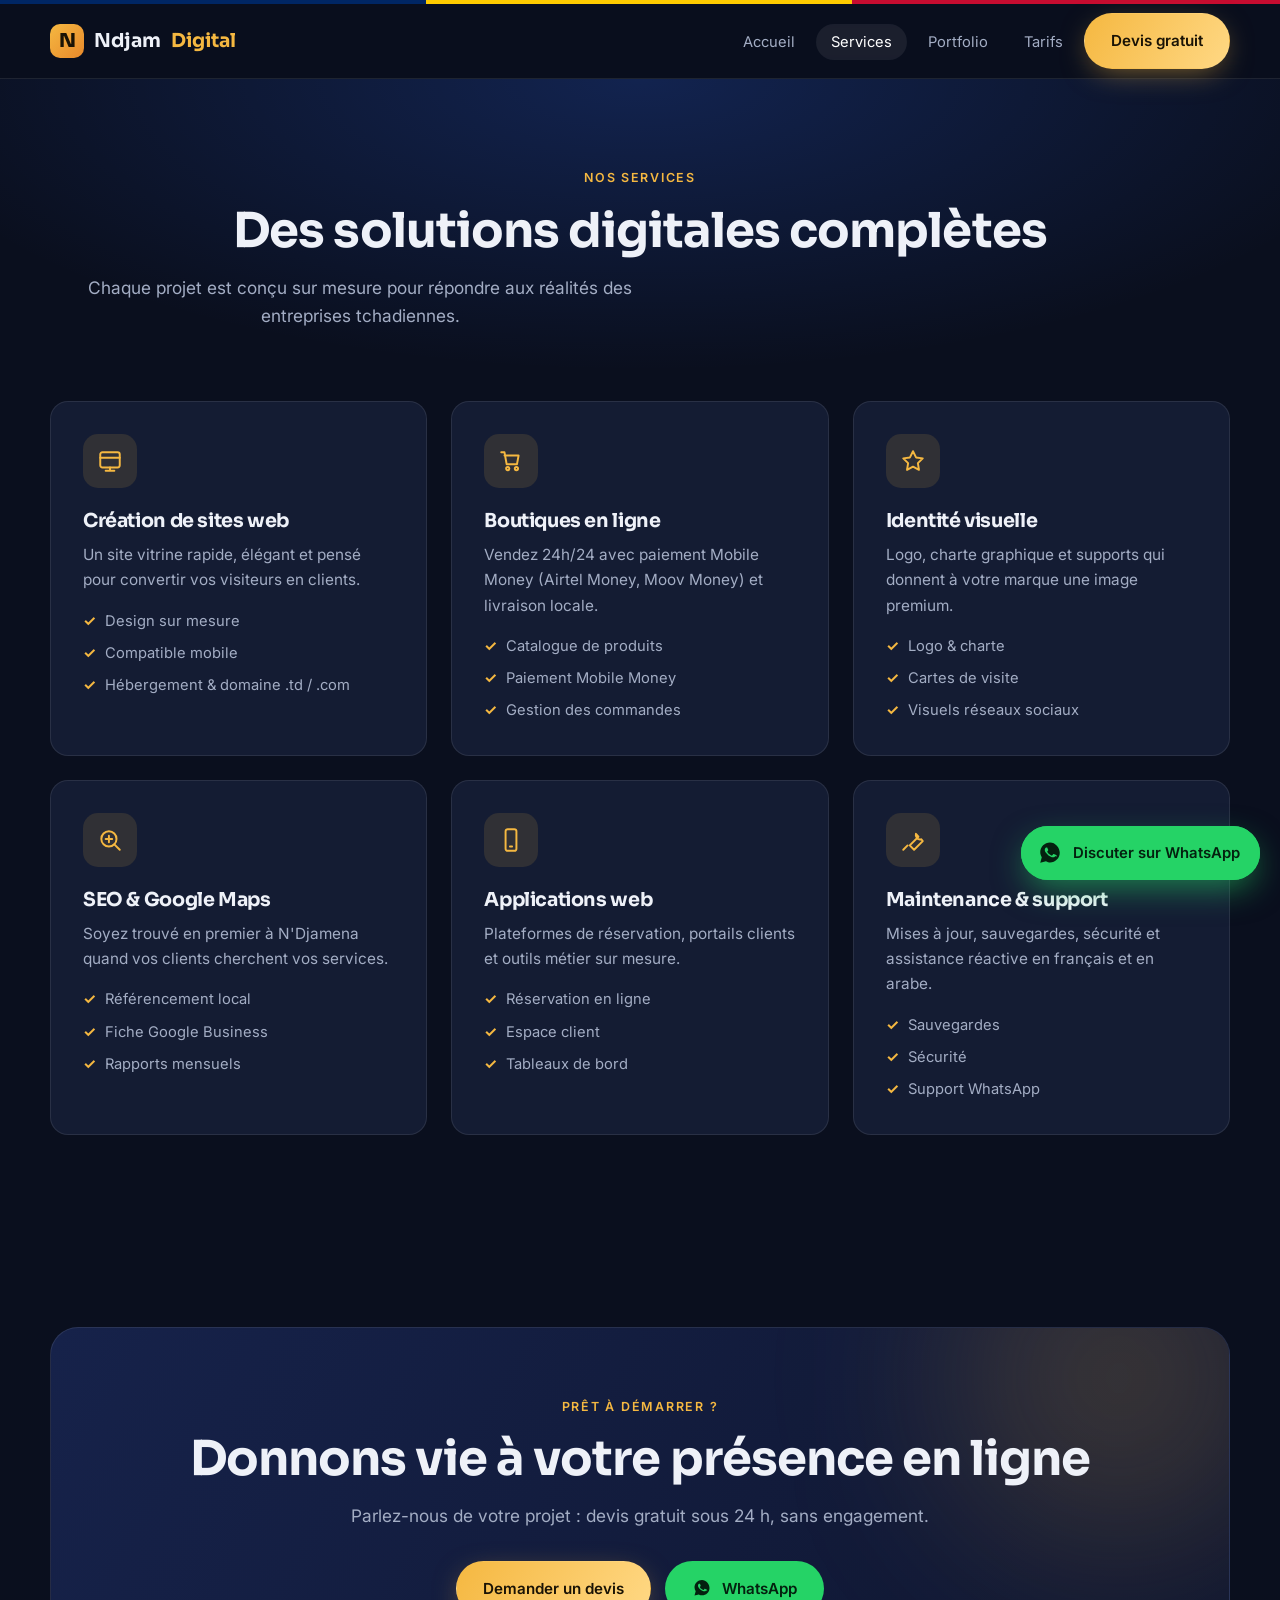
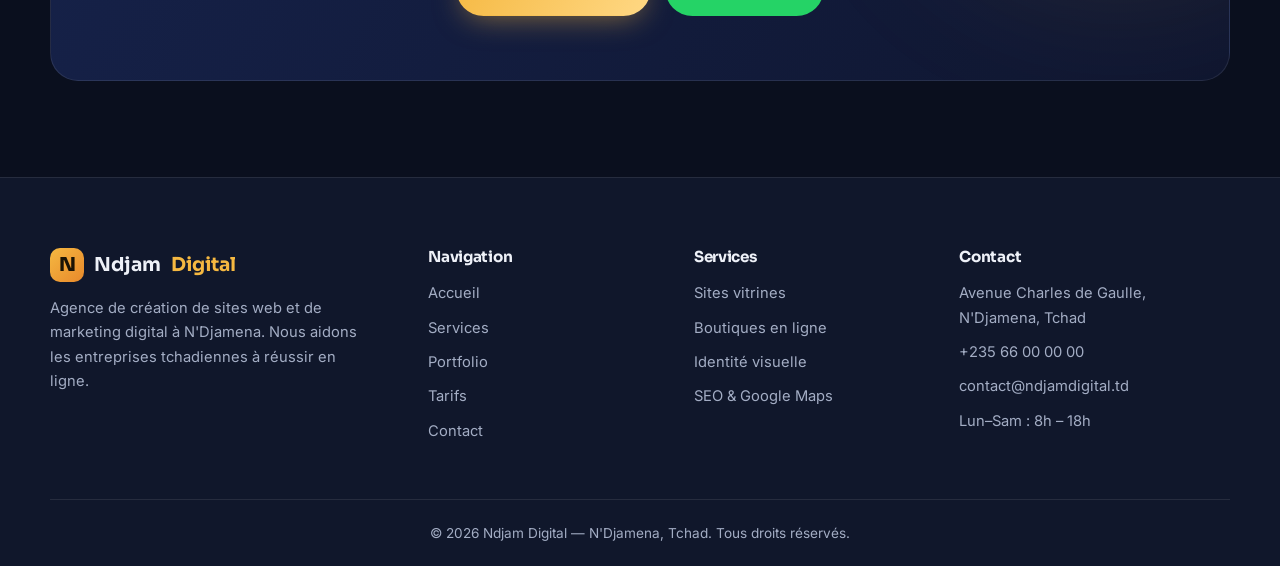
<file: services.html>
<!DOCTYPE html>
<html lang="fr">
<head>
<meta charset="utf-8">
<meta name="viewport" content="width=device-width,initial-scale=1">
<title>Services — Ndjam Digital, agence web N'Djamena</title>
<meta name="description" content="Création de sites web, boutiques en ligne, identité visuelle, SEO local et maintenance à N'Djamena, Tchad.">
<meta name="theme-color" content="#0a0f1e">
<link rel="canonical" href="https://mhtahmat.github.io/Gaming-tricks-/services.html">
<meta property="og:title" content="Services — Ndjam Digital, agence web N'Djamena"><meta property="og:description" content="Création de sites web, boutiques en ligne, identité visuelle, SEO local et maintenance à N'Djamena, Tchad."><meta property="og:type" content="website"><meta property="og:locale" content="fr_FR">
<link rel="icon" href="data:image/svg+xml,%3Csvg xmlns='http://www.w3.org/2000/svg' viewBox='0 0 100 100'%3E%3Crect width='100' height='100' rx='24' fill='%23f5b841'/%3E%3Ctext x='50' y='70' font-size='62' font-weight='800' text-anchor='middle' font-family='sans-serif' fill='%231a1305'%3EN%3C/text%3E%3C/svg%3E">
<link rel="preconnect" href="https://fonts.googleapis.com"><link rel="preconnect" href="https://fonts.gstatic.com" crossorigin>
<link href="https://fonts.googleapis.com/css2?family=Inter:wght@400;500;600&family=Sora:wght@600;700;800&display=swap" rel="stylesheet">
<link rel="stylesheet" href="assets/style.css">
</head>
<body>
<div class="flagbar"></div>
<header><div class="wrap nav">
<a class="logo" href="index.html" aria-label="Ndjam Digital - accueil"><i>N</i>Ndjam <span>Digital</span></a>
<nav aria-label="Navigation principale"><button class="burger" aria-label="Menu" aria-expanded="false"><span></span><span></span><span></span></button><ul><li><a class="l" href="index.html">Accueil</a></li><li><a class="l on" href="services.html">Services</a></li><li><a class="l" href="portfolio.html">Portfolio</a></li><li><a class="l" href="tarifs.html">Tarifs</a></li><li><a class="btn btn-gold" href="contact.html">Devis gratuit</a></li></ul></nav>
</div></header>
<main>
<section class="phead"><div class="wrap rv"><span class="eyebrow">Nos services</span><h1 class="title">Des solutions digitales complètes</h1><p class="lead">Chaque projet est conçu sur mesure pour répondre aux réalités des entreprises tchadiennes.</p></div></section><section style="padding-top:30px"><div class="wrap"><div class="grid g3" style="margin-top:0"><article class="card rv"><div class="ico"><svg viewBox="0 0 24 24" fill="none" stroke="currentColor" stroke-width="1.8" stroke-linecap="round" stroke-linejoin="round" aria-hidden="true"><rect x="3" y="4" width="18" height="14" rx="2"/><path d="M3 9h18M8 21h8M12 18v3"/></svg></div><h3>Création de sites web</h3><p>Un site vitrine rapide, élégant et pensé pour convertir vos visiteurs en clients.</p><ul><li>Design sur mesure</li><li>Compatible mobile</li><li>Hébergement &amp; domaine .td / .com</li></ul></article><article class="card rv"><div class="ico"><svg viewBox="0 0 24 24" fill="none" stroke="currentColor" stroke-width="1.8" stroke-linecap="round" stroke-linejoin="round" aria-hidden="true"><path d="M6 7h13l-1.500 8H8L6 4H3"/><circle cx="9" cy="19" r="1.500"/><circle cx="17" cy="19" r="1.500"/></svg></div><h3>Boutiques en ligne</h3><p>Vendez 24h/24 avec paiement Mobile Money (Airtel Money, Moov Money) et livraison locale.</p><ul><li>Catalogue de produits</li><li>Paiement Mobile Money</li><li>Gestion des commandes</li></ul></article><article class="card rv"><div class="ico"><svg viewBox="0 0 24 24" fill="none" stroke="currentColor" stroke-width="1.8" stroke-linecap="round" stroke-linejoin="round" aria-hidden="true"><path d="M12 3l2.800 5.700 6.200.9-4.500 4.400 1 6.200L12 17.200 6.500 20.200l1-6.200L3 9.600l6.200-.9z"/></svg></div><h3>Identité visuelle</h3><p>Logo, charte graphique et supports qui donnent à votre marque une image premium.</p><ul><li>Logo &amp; charte</li><li>Cartes de visite</li><li>Visuels réseaux sociaux</li></ul></article><article class="card rv"><div class="ico"><svg viewBox="0 0 24 24" fill="none" stroke="currentColor" stroke-width="1.8" stroke-linecap="round" stroke-linejoin="round" aria-hidden="true"><circle cx="11" cy="11" r="7"/><path d="M21 21l-5-5M8 11h6M11 8v6"/></svg></div><h3>SEO &amp; Google Maps</h3><p>Soyez trouvé en premier à N'Djamena quand vos clients cherchent vos services.</p><ul><li>Référencement local</li><li>Fiche Google Business</li><li>Rapports mensuels</li></ul></article><article class="card rv"><div class="ico"><svg viewBox="0 0 24 24" fill="none" stroke="currentColor" stroke-width="1.8" stroke-linecap="round" stroke-linejoin="round" aria-hidden="true"><rect x="7" y="2" width="10" height="20" rx="2"/><path d="M11 18h2"/></svg></div><h3>Applications web</h3><p>Plateformes de réservation, portails clients et outils métier sur mesure.</p><ul><li>Réservation en ligne</li><li>Espace client</li><li>Tableaux de bord</li></ul></article><article class="card rv"><div class="ico"><svg viewBox="0 0 24 24" fill="none" stroke="currentColor" stroke-width="1.8" stroke-linecap="round" stroke-linejoin="round" aria-hidden="true"><path d="M14.700 6.300a4 4 0 005 5L21 13l-8 8-4-4 8-8zM3 21l4-4"/></svg></div><h3>Maintenance &amp; support</h3><p>Mises à jour, sauvegardes, sécurité et assistance réactive en français et en arabe.</p><ul><li>Sauvegardes</li><li>Sécurité</li><li>Support WhatsApp</li></ul></article></div></div></section><section><div class="wrap"><div class="band rv"><span class="eyebrow">Prêt à démarrer ?</span><h2 class="title">Donnons vie à votre présence en ligne</h2><p class="lead" style="margin-inline:auto">Parlez-nous de votre projet : devis gratuit sous 24 h, sans engagement.</p><div class="cta"><a class="btn btn-gold" href="contact.html">Demander un devis</a><a class="btn btn-wa" href="https://wa.me/23566000000" target="_blank" rel="noopener"><svg width="20" height="20" viewBox="0 0 32 32" fill="currentColor" aria-hidden="true"><path d="M16 3C9.4 3 4 8.3 4 14.9c0 2.3.7 4.5 1.9 6.3L4 28l7-1.8c1.7.9 3.9 1.5 5 1.5 6.6 0 12-5.300 12-11.900S22.600 3 16 3zm6.800 16.600c-.3.800-1.700 1.500-2.300 1.600-.6.100-1.300.100-2.100-.100-.5-.200-1.100-.400-1.900-.800-3.300-1.400-5.400-4.700-5.600-4.900-.2-.200-1.300-1.700-1.300-3.200s.8-2.300 1.100-2.600c.3-.3.600-.4.800-.4h.6c.2 0 .5-.1.700.5.300.600.900 2.100 1 2.300.1.200.1.400 0 .6-.1.200-.2.400-.4.600l-.5.700c-.2.200-.4.400-.2.800.2.400 1 1.600 2.100 2.600 1.400 1.200 2.600 1.600 3 1.800.4.200.6.200.8-.1.200-.3 1-1.200 1.300-1.600.3-.4.500-.3.900-.2.400.2 2.300 1.100 2.700 1.300.4.200.6.300.7.500.1.200.1.900-.2 1.700z"/></svg>WhatsApp</a></div></div></div></section>
</main>
<footer><div class="wrap">
<div class="fgrid">
<div><a class="logo" href="index.html"><i>N</i>Ndjam <span>Digital</span></a><p>Agence de création de sites web et de marketing digital à N'Djamena. Nous aidons les entreprises tchadiennes à réussir en ligne.</p></div>
<div><h4>Navigation</h4><ul><li><a href="index.html">Accueil</a></li><li><a href="services.html">Services</a></li><li><a href="portfolio.html">Portfolio</a></li><li><a href="tarifs.html">Tarifs</a></li><li><a href="contact.html">Contact</a></li></ul></div>
<div><h4>Services</h4><ul><li>Sites vitrines</li><li>Boutiques en ligne</li><li>Identité visuelle</li><li>SEO &amp; Google Maps</li></ul></div>
<div><h4>Contact</h4><ul><li>Avenue Charles de Gaulle, N'Djamena, Tchad</li><li><a href="tel:+23566000000">+235 66 00 00 00</a></li><li><a href="mailto:contact@ndjamdigital.td">contact@ndjamdigital.td</a></li><li>Lun–Sam : 8h – 18h</li></ul></div>
</div>
<div class="copy">© <span id="y">2026</span> Ndjam Digital — N'Djamena, Tchad. Tous droits réservés.</div>
</div></footer>
<a class="wa" href="https://wa.me/23566000000?text=Bonjour%20Ndjam%20Digital%2C%20je%20souhaite%20un%20devis%20pour%20mon%20site%20web." target="_blank" rel="noopener" aria-label="Discuter sur WhatsApp"><svg viewBox="0 0 32 32" fill="currentColor" aria-hidden="true"><path d="M16 3C9.4 3 4 8.3 4 14.9c0 2.3.7 4.5 1.9 6.3L4 28l7-1.8c1.7.9 3.9 1.5 5 1.5 6.6 0 12-5.300 12-11.900S22.600 3 16 3zm6.800 16.600c-.3.800-1.700 1.500-2.300 1.600-.6.100-1.300.100-2.100-.100-.5-.200-1.100-.400-1.900-.800-3.300-1.400-5.400-4.700-5.600-4.900-.2-.200-1.300-1.700-1.300-3.200s.8-2.300 1.100-2.600c.3-.3.600-.4.800-.4h.6c.2 0 .5-.1.700.5.300.600.900 2.100 1 2.300.1.200.1.400 0 .6-.1.200-.2.400-.4.600l-.5.700c-.2.200-.4.400-.2.800.2.400 1 1.600 2.100 2.600 1.400 1.200 2.600 1.600 3 1.800.4.200.6.200.8-.1.200-.3 1-1.200 1.300-1.600.3-.4.500-.3.900-.2.400.2 2.300 1.100 2.700 1.300.4.200.6.300.7.500.1.200.1.900-.2 1.700z"/></svg><span>Discuter sur WhatsApp</span></a>
<script src="assets/script.js"></script>
<script>document.getElementById('y').textContent=new Date().getFullYear()</script>
</body>
</html>
</file>
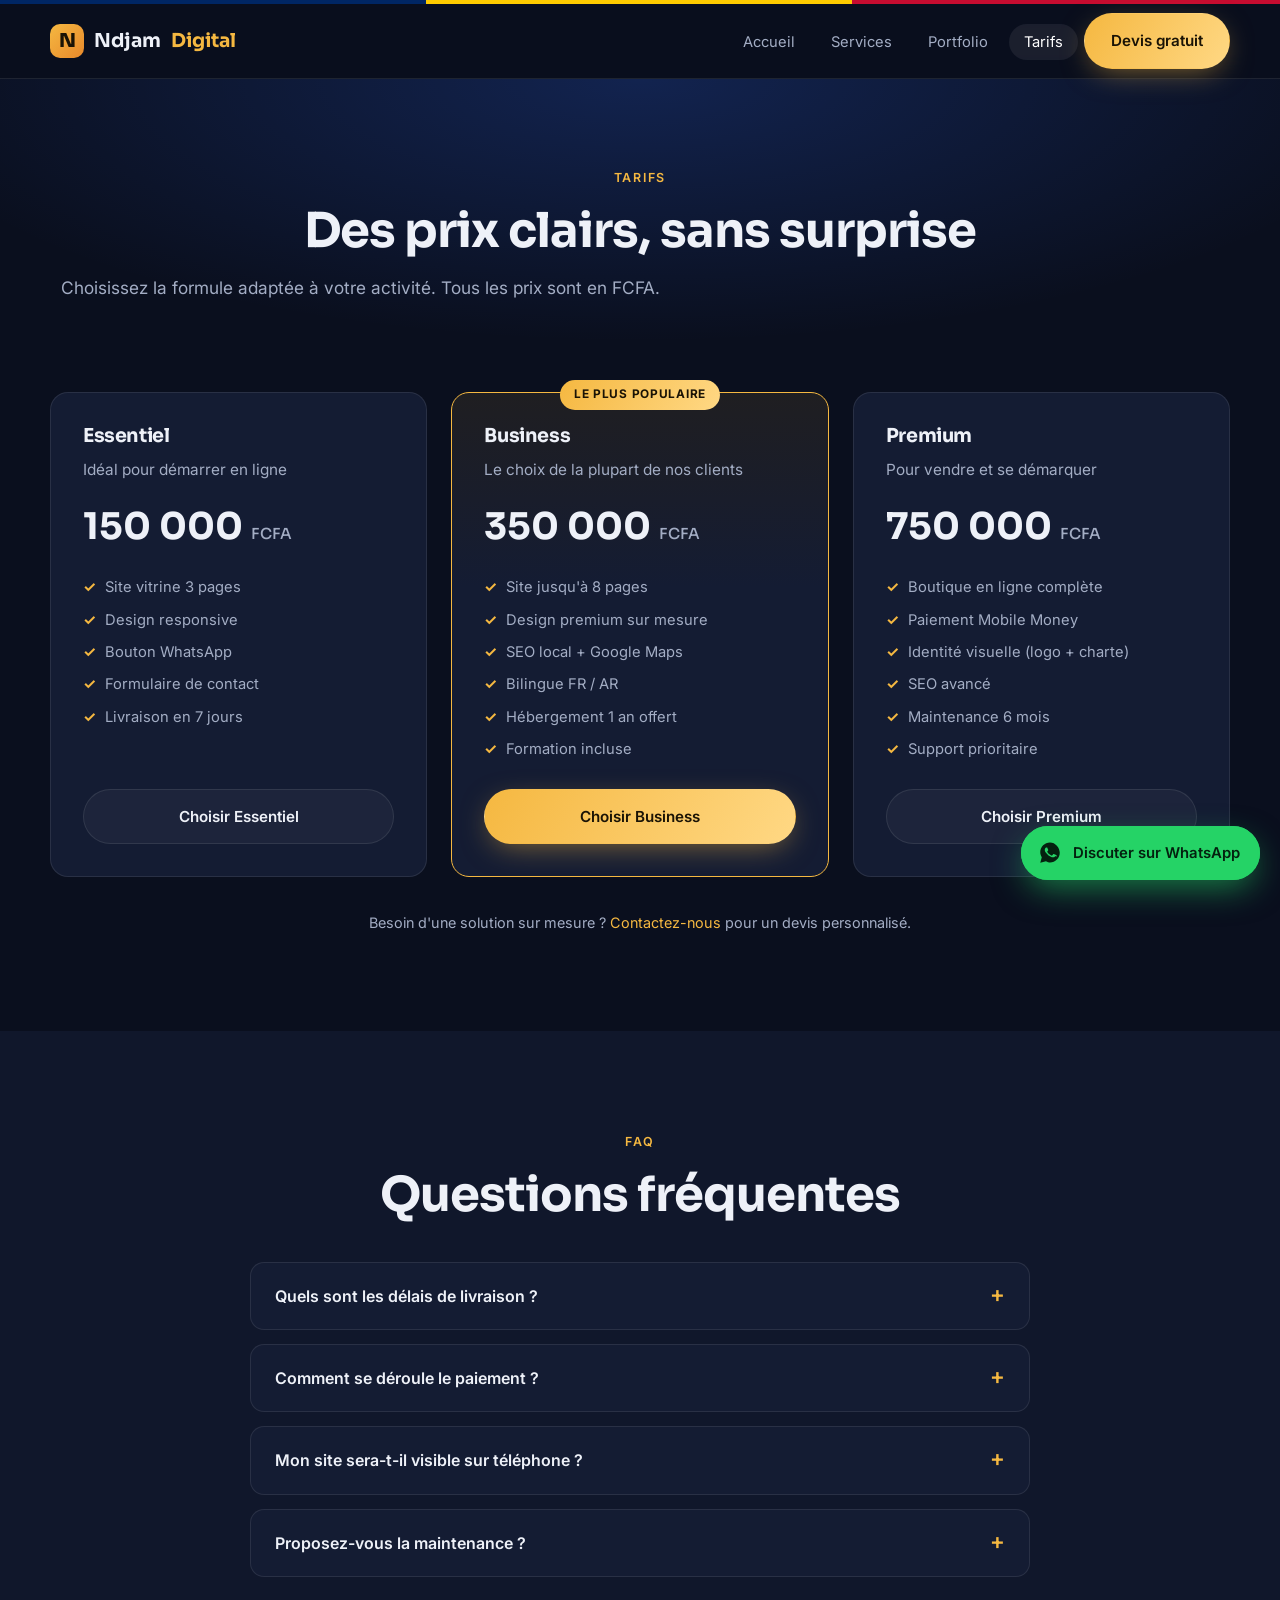
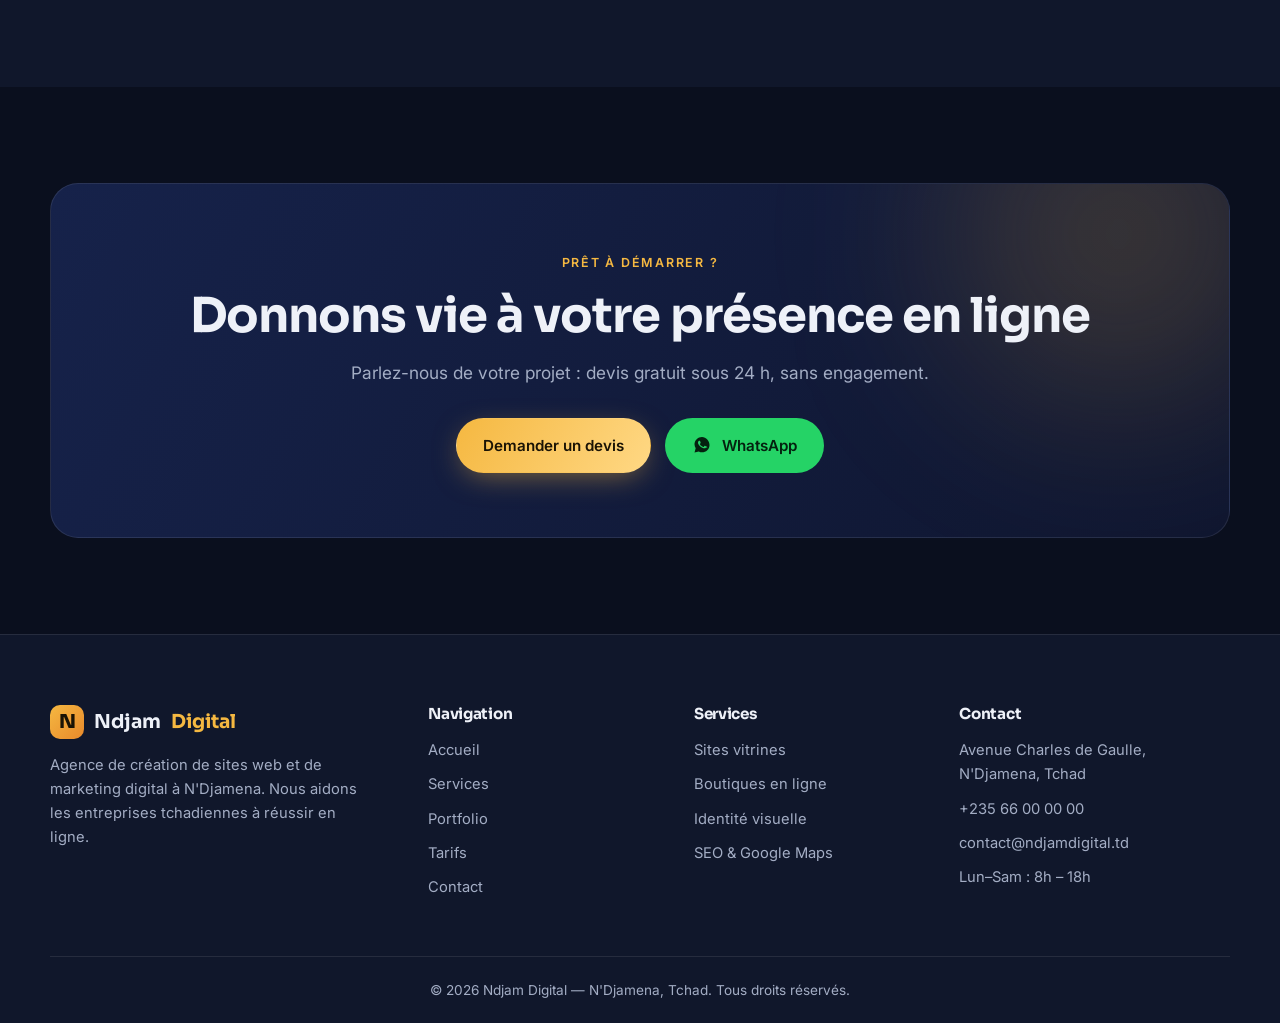
<file: tarifs.html>
<!DOCTYPE html>
<html lang="fr">
<head>
<meta charset="utf-8">
<meta name="viewport" content="width=device-width,initial-scale=1">
<title>Tarifs — Ndjam Digital, agence web N'Djamena</title>
<meta name="description" content="Tarifs transparents en FCFA pour votre site web : Essentiel, Business et Premium. Devis gratuit.">
<meta name="theme-color" content="#0a0f1e">
<link rel="canonical" href="https://mhtahmat.github.io/Gaming-tricks-/tarifs.html">
<meta property="og:title" content="Tarifs — Ndjam Digital, agence web N'Djamena"><meta property="og:description" content="Tarifs transparents en FCFA pour votre site web : Essentiel, Business et Premium. Devis gratuit."><meta property="og:type" content="website"><meta property="og:locale" content="fr_FR">
<link rel="icon" href="data:image/svg+xml,%3Csvg xmlns='http://www.w3.org/2000/svg' viewBox='0 0 100 100'%3E%3Crect width='100' height='100' rx='24' fill='%23f5b841'/%3E%3Ctext x='50' y='70' font-size='62' font-weight='800' text-anchor='middle' font-family='sans-serif' fill='%231a1305'%3EN%3C/text%3E%3C/svg%3E">
<link rel="preconnect" href="https://fonts.googleapis.com"><link rel="preconnect" href="https://fonts.gstatic.com" crossorigin>
<link href="https://fonts.googleapis.com/css2?family=Inter:wght@400;500;600&family=Sora:wght@600;700;800&display=swap" rel="stylesheet">
<link rel="stylesheet" href="assets/style.css">
</head>
<body>
<div class="flagbar"></div>
<header><div class="wrap nav">
<a class="logo" href="index.html" aria-label="Ndjam Digital - accueil"><i>N</i>Ndjam <span>Digital</span></a>
<nav aria-label="Navigation principale"><button class="burger" aria-label="Menu" aria-expanded="false"><span></span><span></span><span></span></button><ul><li><a class="l" href="index.html">Accueil</a></li><li><a class="l" href="services.html">Services</a></li><li><a class="l" href="portfolio.html">Portfolio</a></li><li><a class="l on" href="tarifs.html">Tarifs</a></li><li><a class="btn btn-gold" href="contact.html">Devis gratuit</a></li></ul></nav>
</div></header>
<main>
<section class="phead"><div class="wrap rv"><span class="eyebrow">Tarifs</span><h1 class="title">Des prix clairs, sans surprise</h1><p class="lead">Choisissez la formule adaptée à votre activité. Tous les prix sont en FCFA.</p></div></section><section style="padding-top:30px"><div class="wrap"><div class="grid g3" style="margin-top:20px"><article class="card price rv"><h3>Essentiel</h3><p>Idéal pour démarrer en ligne</p><div class="amt">150 000 <small>FCFA</small></div><ul><li>Site vitrine 3 pages</li><li>Design responsive</li><li>Bouton WhatsApp</li><li>Formulaire de contact</li><li>Livraison en 7 jours</li></ul><a class="btn btn-ghost" href="contact.html?offre=Essentiel">Choisir Essentiel</a></article><article class="card price rv pop"><span class=tag>LE PLUS POPULAIRE</span><h3>Business</h3><p>Le choix de la plupart de nos clients</p><div class="amt">350 000 <small>FCFA</small></div><ul><li>Site jusqu'à 8 pages</li><li>Design premium sur mesure</li><li>SEO local + Google Maps</li><li>Bilingue FR / AR</li><li>Hébergement 1 an offert</li><li>Formation incluse</li></ul><a class="btn btn-gold" href="contact.html?offre=Business">Choisir Business</a></article><article class="card price rv"><h3>Premium</h3><p>Pour vendre et se démarquer</p><div class="amt">750 000 <small>FCFA</small></div><ul><li>Boutique en ligne complète</li><li>Paiement Mobile Money</li><li>Identité visuelle (logo + charte)</li><li>SEO avancé</li><li>Maintenance 6 mois</li><li>Support prioritaire</li></ul><a class="btn btn-ghost" href="contact.html?offre=Premium">Choisir Premium</a></article></div><p class="note">Besoin d'une solution sur mesure ? <a href="contact.html" style="color:var(--gold)">Contactez-nous</a> pour un devis personnalisé.</p></div></section>
<section style="background:var(--bg2)"><div class="wrap" style="max-width:780px"><div class="center rv" style="margin-bottom:40px"><span class="eyebrow">FAQ</span><h2 class="title">Questions fréquentes</h2></div><details class="rv"><summary>Quels sont les délais de livraison ?</summary><p>Un site vitrine est livré en 7 à 14 jours après validation de la maquette. Une boutique en ligne demande 3 à 5 semaines.</p></details><details class="rv"><summary>Comment se déroule le paiement ?</summary><p>50 % à la commande et 50 % à la livraison, par virement, Airtel Money ou Moov Money.</p></details><details class="rv"><summary>Mon site sera-t-il visible sur téléphone ?</summary><p>Oui, tous nos sites sont conçus mobile-first et testés sur smartphones et tablettes.</p></details><details class="rv"><summary>Proposez-vous la maintenance ?</summary><p>Oui, des forfaits de maintenance mensuels couvrent mises à jour, sauvegardes et support.</p></details></div></section><section><div class="wrap"><div class="band rv"><span class="eyebrow">Prêt à démarrer ?</span><h2 class="title">Donnons vie à votre présence en ligne</h2><p class="lead" style="margin-inline:auto">Parlez-nous de votre projet : devis gratuit sous 24 h, sans engagement.</p><div class="cta"><a class="btn btn-gold" href="contact.html">Demander un devis</a><a class="btn btn-wa" href="https://wa.me/23566000000" target="_blank" rel="noopener"><svg width="20" height="20" viewBox="0 0 32 32" fill="currentColor" aria-hidden="true"><path d="M16 3C9.4 3 4 8.3 4 14.9c0 2.3.7 4.5 1.9 6.3L4 28l7-1.8c1.7.9 3.9 1.5 5 1.5 6.6 0 12-5.300 12-11.900S22.600 3 16 3zm6.800 16.600c-.3.800-1.700 1.500-2.300 1.600-.6.100-1.300.100-2.100-.100-.5-.200-1.100-.400-1.900-.800-3.300-1.400-5.400-4.700-5.600-4.900-.2-.200-1.300-1.700-1.300-3.200s.8-2.300 1.100-2.600c.3-.3.600-.4.800-.4h.6c.2 0 .5-.1.700.5.300.600.900 2.100 1 2.300.1.200.1.400 0 .6-.1.200-.2.400-.4.600l-.5.700c-.2.200-.4.400-.2.800.2.400 1 1.600 2.100 2.600 1.400 1.200 2.600 1.600 3 1.800.4.200.6.200.8-.1.200-.3 1-1.200 1.300-1.600.3-.4.500-.3.900-.2.400.2 2.300 1.100 2.700 1.300.4.200.6.300.7.500.1.200.1.900-.2 1.700z"/></svg>WhatsApp</a></div></div></div></section>
</main>
<footer><div class="wrap">
<div class="fgrid">
<div><a class="logo" href="index.html"><i>N</i>Ndjam <span>Digital</span></a><p>Agence de création de sites web et de marketing digital à N'Djamena. Nous aidons les entreprises tchadiennes à réussir en ligne.</p></div>
<div><h4>Navigation</h4><ul><li><a href="index.html">Accueil</a></li><li><a href="services.html">Services</a></li><li><a href="portfolio.html">Portfolio</a></li><li><a href="tarifs.html">Tarifs</a></li><li><a href="contact.html">Contact</a></li></ul></div>
<div><h4>Services</h4><ul><li>Sites vitrines</li><li>Boutiques en ligne</li><li>Identité visuelle</li><li>SEO &amp; Google Maps</li></ul></div>
<div><h4>Contact</h4><ul><li>Avenue Charles de Gaulle, N'Djamena, Tchad</li><li><a href="tel:+23566000000">+235 66 00 00 00</a></li><li><a href="mailto:contact@ndjamdigital.td">contact@ndjamdigital.td</a></li><li>Lun–Sam : 8h – 18h</li></ul></div>
</div>
<div class="copy">© <span id="y">2026</span> Ndjam Digital — N'Djamena, Tchad. Tous droits réservés.</div>
</div></footer>
<a class="wa" href="https://wa.me/23566000000?text=Bonjour%20Ndjam%20Digital%2C%20je%20souhaite%20un%20devis%20pour%20mon%20site%20web." target="_blank" rel="noopener" aria-label="Discuter sur WhatsApp"><svg viewBox="0 0 32 32" fill="currentColor" aria-hidden="true"><path d="M16 3C9.4 3 4 8.3 4 14.9c0 2.3.7 4.5 1.9 6.3L4 28l7-1.8c1.7.9 3.9 1.5 5 1.5 6.6 0 12-5.300 12-11.900S22.600 3 16 3zm6.800 16.600c-.3.800-1.700 1.500-2.300 1.600-.6.100-1.300.100-2.100-.100-.5-.200-1.100-.400-1.900-.800-3.300-1.400-5.400-4.700-5.600-4.900-.2-.200-1.300-1.700-1.300-3.200s.8-2.300 1.100-2.600c.3-.3.600-.4.800-.4h.6c.2 0 .5-.1.700.5.300.600.900 2.100 1 2.300.1.200.1.400 0 .6-.1.200-.2.400-.4.600l-.5.700c-.2.200-.4.400-.2.800.2.400 1 1.600 2.100 2.600 1.400 1.200 2.600 1.600 3 1.800.4.200.6.200.8-.1.200-.3 1-1.200 1.300-1.600.3-.4.500-.3.900-.2.400.2 2.300 1.100 2.700 1.300.4.200.6.300.7.500.1.200.1.900-.2 1.700z"/></svg><span>Discuter sur WhatsApp</span></a>
<script src="assets/script.js"></script>
<script>document.getElementById('y').textContent=new Date().getFullYear()</script>
</body>
</html>
</file>
<file: assets/style.css>
:root{--bg:#0a0f1e;--bg2:#10172b;--card:#141c33;--line:rgba(255,255,255,.09);--text:#eef1f8;--muted:#a3adc4;--gold:#f5b841;--gold2:#ffd884;--blue:#2f6bff;--red:#e5484d;--wa:#25d366;--r:18px;--max:1180px}
*{box-sizing:border-box;margin:0;padding:0}
html{scroll-behavior:smooth}
body{font-family:'Inter',system-ui,sans-serif;background:var(--bg);color:var(--text);line-height:1.65;-webkit-font-smoothing:antialiased;overflow-x:hidden}
h1,h2,h3,h4{font-family:'Sora','Inter',sans-serif;line-height:1.15;letter-spacing:-.02em}
a{color:inherit;text-decoration:none}
img,svg{max-width:100%;display:block}
.wrap{width:min(var(--max),100% - 40px);margin-inline:auto}
section{padding:96px 0}
.eyebrow{display:inline-block;font-size:.78rem;font-weight:600;letter-spacing:.14em;text-transform:uppercase;color:var(--gold);margin-bottom:14px}
.title{font-size:clamp(1.9rem,4.2vw,3rem);margin-bottom:16px}
.lead{color:var(--muted);font-size:1.08rem;max-width:620px}
.center{text-align:center}.center .lead{margin-inline:auto}
.grad{background:linear-gradient(100deg,var(--gold),var(--gold2) 50%,#fff);-webkit-background-clip:text;background-clip:text;color:transparent}
.flagbar{height:4px;background:linear-gradient(90deg,#002664 33.3%,#fecb00 33.3% 66.6%,#c60c30 66.6%)}
/* buttons */
.btn{display:inline-flex;align-items:center;gap:10px;padding:14px 26px;border-radius:999px;font-weight:600;font-size:.95rem;border:1px solid transparent;cursor:pointer;transition:.25s;font-family:inherit}
.btn-gold{background:linear-gradient(120deg,var(--gold),var(--gold2));color:#1a1305;box-shadow:0 8px 30px -8px rgba(245,184,65,.55)}
.btn-gold:hover{transform:translateY(-2px);box-shadow:0 14px 34px -8px rgba(245,184,65,.7)}
.btn-ghost{border-color:var(--line);background:rgba(255,255,255,.04)}
.btn-ghost:hover{border-color:var(--gold);color:var(--gold)}
.btn-wa{background:var(--wa);color:#04210f}
.btn-wa:hover{transform:translateY(-2px)}
/* header */
header{position:sticky;top:0;z-index:50;background:rgba(10,15,30,.78);backdrop-filter:blur(14px);border-bottom:1px solid var(--line)}
.nav{display:flex;align-items:center;justify-content:space-between;height:74px}
.logo{display:flex;align-items:center;gap:10px;font-family:'Sora';font-weight:700;font-size:1.2rem}
.logo i{width:34px;height:34px;border-radius:10px;background:linear-gradient(135deg,var(--gold),#e8892b);display:grid;place-items:center;color:#1a1305;font-style:normal;font-weight:800}
.logo span{color:var(--gold)}
nav ul{display:flex;gap:6px;list-style:none;align-items:center}
nav a.l{padding:9px 15px;border-radius:999px;font-size:.92rem;color:var(--muted);transition:.2s}
nav a.l:hover,nav a.l.on{color:#fff;background:rgba(255,255,255,.07)}
.burger{display:none;background:none;border:1px solid var(--line);border-radius:12px;width:44px;height:44px;cursor:pointer;color:#fff}
.burger span{display:block;width:20px;height:2px;background:#fff;margin:5px auto;transition:.25s}
/* hero */
.hero{position:relative;padding:110px 0 90px;overflow:hidden}
.hero:before,.hero:after{content:"";position:absolute;border-radius:50%;filter:blur(110px);z-index:0}
.hero:before{width:480px;height:480px;background:rgba(47,107,255,.35);top:-140px;right:-120px}
.hero:after{width:380px;height:380px;background:rgba(245,184,65,.22);bottom:-160px;left:-100px}
.hero .wrap{position:relative;z-index:1;display:grid;grid-template-columns:1.1fr .9fr;gap:56px;align-items:center}
.hero h1{font-size:clamp(2.3rem,5.6vw,4.1rem);margin-bottom:22px}
.hero p.lead{margin-bottom:34px}
.cta{display:flex;flex-wrap:wrap;gap:14px}
.stats{display:flex;gap:36px;margin-top:48px;flex-wrap:wrap}
.stats b{display:block;font-family:'Sora';font-size:1.9rem;color:var(--gold)}
.stats span{font-size:.85rem;color:var(--muted)}
.mock{background:var(--card);border:1px solid var(--line);border-radius:20px;box-shadow:0 40px 80px -30px rgba(0,0,0,.7);overflow:hidden}
.mock .bar{display:flex;gap:7px;padding:12px 16px;border-bottom:1px solid var(--line);background:rgba(255,255,255,.03)}
.mock .bar i{width:10px;height:10px;border-radius:50%;background:#ff5f57}.mock .bar i:nth-child(2){background:#febc2e}.mock .bar i:nth-child(3){background:#28c840}
.mock .scr{padding:22px;display:grid;gap:14px;min-height:300px}
.mock .scr div{border-radius:12px}
.float{animation:fl 6s ease-in-out infinite}
@keyframes fl{50%{transform:translateY(-12px)}}
/* trust strip */
.strip{padding:30px 0;border-block:1px solid var(--line);background:var(--bg2)}
.strip .wrap{display:flex;justify-content:space-around;gap:20px;flex-wrap:wrap;color:var(--muted);font-size:.92rem}
.strip b{color:#fff}
/* cards */
.grid{display:grid;gap:24px;margin-top:56px}
.g3{grid-template-columns:repeat(3,1fr)}.g2{grid-template-columns:repeat(2,1fr)}
.card{background:var(--card);border:1px solid var(--line);border-radius:var(--r);padding:32px;transition:.3s;position:relative}
.card:hover{transform:translateY(-6px);border-color:rgba(245,184,65,.45)}
.ico{width:54px;height:54px;border-radius:15px;background:rgba(245,184,65,.12);color:var(--gold);display:grid;place-items:center;margin-bottom:22px}
.ico svg{width:26px;height:26px}
.card h3{font-size:1.2rem;margin-bottom:10px}
.card p{color:var(--muted);font-size:.96rem}
.card ul{list-style:none;margin-top:16px;display:grid;gap:8px;font-size:.92rem;color:var(--muted)}
.card li:before{content:"✓";color:var(--gold);margin-right:9px;font-weight:700}
/* process */
.steps{counter-reset:s}
.step{counter-increment:s}
.step:before{content:"0" counter(s);font-family:'Sora';font-size:2.2rem;font-weight:700;color:var(--gold);opacity:.9;display:block;margin-bottom:10px}
/* portfolio */
.filters{display:flex;gap:10px;justify-content:center;flex-wrap:wrap;margin-top:34px}
.filters button{background:none;border:1px solid var(--line);color:var(--muted);padding:9px 20px;border-radius:999px;cursor:pointer;font:inherit;font-size:.9rem;transition:.2s}
.filters button.on,.filters button:hover{background:var(--gold);color:#1a1305;border-color:var(--gold)}
.work{border-radius:var(--r);overflow:hidden;background:var(--card);border:1px solid var(--line);transition:.3s}
.work:hover{transform:translateY(-6px);border-color:rgba(245,184,65,.45)}
.work .th{aspect-ratio:16/10;padding:22px;display:flex;flex-direction:column;gap:10px;justify-content:flex-end;position:relative;overflow:hidden}
.work .th .b{height:10px;border-radius:6px;background:rgba(255,255,255,.35)}
.work .th .b.s{width:55%}.work .th .b.m{width:80%;background:rgba(255,255,255,.2)}
.work .th .blk{display:flex;gap:8px;margin-top:8px}.work .th .blk i{flex:1;height:46px;border-radius:9px;background:rgba(255,255,255,.18)}
.work .th em{position:absolute;top:16px;left:18px;font-style:normal;font-family:'Sora';font-weight:700;font-size:1.25rem;color:#fff;text-shadow:0 2px 12px rgba(0,0,0,.3)}
.work .in{padding:20px 24px}
.work .in small{color:var(--gold);font-size:.75rem;letter-spacing:.1em;text-transform:uppercase;font-weight:600}
.work .in h3{font-size:1.1rem;margin:4px 0}
.work .in p{font-size:.9rem;color:var(--muted)}
/* pricing */
.price{display:flex;flex-direction:column}
.price.pop{border-color:var(--gold);background:linear-gradient(180deg,rgba(245,184,65,.09),var(--card) 40%)}
.price .tag{position:absolute;top:-13px;left:50%;transform:translateX(-50%);background:linear-gradient(120deg,var(--gold),var(--gold2));color:#1a1305;font-size:.74rem;font-weight:700;padding:5px 14px;border-radius:999px;letter-spacing:.06em;white-space:nowrap}
.price .amt{font-family:'Sora';font-size:2.3rem;font-weight:700;margin:14px 0 2px}
.price .amt small{font-size:.95rem;color:var(--muted);font-weight:500}
.price .btn{margin-top:auto;justify-content:center}
.price ul{margin-bottom:28px}
.note{text-align:center;color:var(--muted);font-size:.9rem;margin-top:34px}
/* faq */
details{background:var(--card);border:1px solid var(--line);border-radius:14px;padding:20px 24px;margin-bottom:14px}
summary{cursor:pointer;font-weight:600;list-style:none;display:flex;justify-content:space-between;gap:16px}
summary::-webkit-details-marker{display:none}
summary:after{content:"+";color:var(--gold);font-size:1.4rem;line-height:1}
details[open] summary:after{content:"–"}
details p{color:var(--muted);margin-top:12px;font-size:.95rem}
/* cta band */
.band{background:linear-gradient(120deg,#16224a,#0f1630);border:1px solid var(--line);border-radius:28px;padding:64px 40px;text-align:center;position:relative;overflow:hidden}
.band:before{content:"";position:absolute;width:340px;height:340px;border-radius:50%;background:rgba(245,184,65,.18);filter:blur(90px);top:-120px;right:-60px}
.band>*{position:relative}
.band .cta{justify-content:center;margin-top:30px}
/* page head */
.phead{padding:84px 0 40px;text-align:center;background:radial-gradient(60% 100% at 50% 0,rgba(47,107,255,.22),transparent)}
/* contact */
.cgrid{display:grid;grid-template-columns:.9fr 1.1fr;gap:40px;align-items:start}
.info{display:grid;gap:18px}
.info .card{display:flex;gap:18px;padding:24px;align-items:flex-start}
.info .ico{margin:0;flex:none}
.info h4{font-size:1rem;margin-bottom:2px}
.info p,.info a{color:var(--muted);font-size:.93rem}
form{background:var(--card);border:1px solid var(--line);border-radius:var(--r);padding:36px;display:grid;gap:18px}
.row{display:grid;grid-template-columns:1fr 1fr;gap:18px}
label{font-size:.85rem;font-weight:500;display:grid;gap:7px}
input,select,textarea{width:100%;background:var(--bg);border:1px solid var(--line);border-radius:12px;padding:13px 15px;color:var(--text);font:inherit;font-size:.95rem;transition:.2s}
select option{background:var(--bg)}
input:focus,select:focus,textarea:focus{outline:none;border-color:var(--gold);box-shadow:0 0 0 3px rgba(245,184,65,.15)}
textarea{min-height:130px;resize:vertical}
.hp{position:absolute;left:-9999px}
.ok{display:none;padding:14px 18px;border-radius:12px;background:rgba(37,211,102,.12);border:1px solid var(--wa);color:#9af0bd;font-size:.92rem}
/* footer */
footer{background:var(--bg2);border-top:1px solid var(--line);padding:70px 0 0}
.fgrid{display:grid;grid-template-columns:1.5fr 1fr 1fr 1.2fr;gap:40px}
footer h4{font-size:.95rem;margin-bottom:16px}
footer ul{list-style:none;display:grid;gap:10px;font-size:.92rem;color:var(--muted)}
footer a:hover{color:var(--gold)}
footer p{color:var(--muted);font-size:.92rem;margin-top:14px;max-width:320px}
.copy{margin-top:56px;padding:22px 0;border-top:1px solid var(--line);text-align:center;color:var(--muted);font-size:.85rem}
/* whatsapp float */
.wa{position:fixed;right:20px;bottom:20px;z-index:60;display:flex;align-items:center;gap:10px;background:var(--wa);color:#04210f;font-weight:600;padding:14px 20px 14px 16px;border-radius:999px;box-shadow:0 12px 34px -6px rgba(37,211,102,.6);transition:.25s;font-size:.93rem}
.wa:hover{transform:translateY(-3px)}
.wa svg{width:26px;height:26px}
.wa:before{content:"";position:absolute;inset:0;border-radius:999px;border:2px solid var(--wa);animation:pulse 2.2s infinite}
@keyframes pulse{to{transform:scale(1.35);opacity:0}}
/* reveal */
.rv{opacity:0;transform:translateY(26px);transition:.7s cubic-bezier(.2,.7,.2,1)}
.rv.in{opacity:1;transform:none}
@media(prefers-reduced-motion:reduce){.rv{opacity:1;transform:none;transition:none}.float,.wa:before{animation:none}html{scroll-behavior:auto}}
/* responsive */
@media(max-width:960px){
 .hero .wrap,.cgrid{grid-template-columns:1fr}
 .hero{padding-top:70px}
 .g3{grid-template-columns:1fr 1fr}
 .fgrid{grid-template-columns:1fr 1fr}
 section{padding:72px 0}
}
@media(max-width:760px){
 .burger{display:block}
 nav ul{position:absolute;top:74px;left:0;right:0;flex-direction:column;align-items:stretch;background:var(--bg);border-bottom:1px solid var(--line);padding:14px 20px 22px;display:none}
 nav ul.open{display:flex}
 nav a.l{display:block;padding:13px 14px}
 nav ul .btn{justify-content:center;margin-top:8px}
 .g3,.g2,.row,.fgrid{grid-template-columns:1fr}
 form{padding:24px}
 .band{padding:46px 22px}
 .wa span{display:none}
 .wa{padding:15px}
 .stats{gap:26px}
 .cta .btn{flex:1;justify-content:center}
}
</file>
